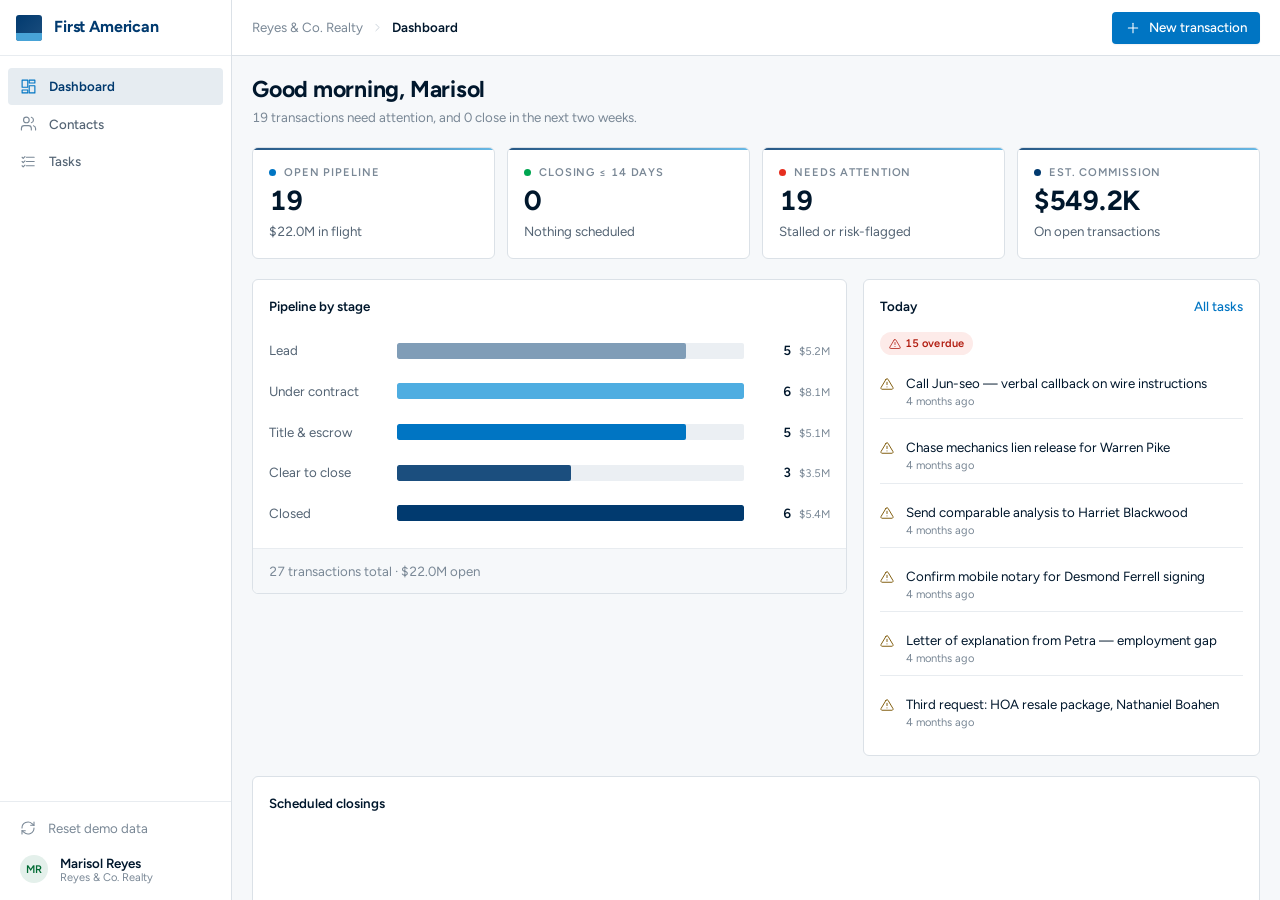
<file: day-2/crm/reference-app/index.html>
<!doctype html>
<html lang="en">
  <head>
    <meta charset="utf-8" />
    <meta name="viewport" content="width=device-width, initial-scale=1" />
    <title>First American — CRM</title>
    <meta
      name="description"
      content="A transaction CRM for a real estate professional, built in the First American design system. Training reference build — all data is fictional."
    />
    <meta name="robots" content="noindex" />

    <!--
      Figtree is First American's brand typeface. Loaded from Google Fonts with
      a system fallback stack, so the app still renders correctly on a machine
      with no network — it just does not look like First American.

      If this is ever deployed somewhere the CDN is blocked, self-host the woff2
      and swap the link for an @font-face rule. That is the only change needed.
    -->
    <link rel="preconnect" href="https://fonts.googleapis.com" />
    <link rel="preconnect" href="https://fonts.gstatic.com" crossorigin />
    <link
      rel="stylesheet"
      href="https://fonts.googleapis.com/css2?family=Figtree:wght@400;500;600;700&display=swap"
    />

    <!--
      Stylesheets, in cascade order. Explicit <link> tags rather than @import
      because @import creates a serial request waterfall the browser cannot
      parallelise, and because listing them here documents what the design
      system contains.

      Order matters: tokens define the variables, base resets the elements,
      components style themselves, app.css holds page layout.
    -->
    <link rel="stylesheet" href="src/styles/tokens.css" />
    <link rel="stylesheet" href="src/styles/base.css" />

    <link rel="stylesheet" href="src/components/Button.css" />
    <link rel="stylesheet" href="src/components/Pill.css" />
    <link rel="stylesheet" href="src/components/Avatar.css" />
    <link rel="stylesheet" href="src/components/Field.css" />
    <link rel="stylesheet" href="src/components/StatCard.css" />
    <link rel="stylesheet" href="src/components/DataTable.css" />
    <link rel="stylesheet" href="src/components/Toolbar.css" />
    <link rel="stylesheet" href="src/components/EmptyState.css" />
    <link rel="stylesheet" href="src/components/Overlay.css" />
    <link rel="stylesheet" href="src/components/Toast.css" />
    <link rel="stylesheet" href="src/components/Tabs.css" />
    <link rel="stylesheet" href="src/components/ProgressTrack.css" />
    <link rel="stylesheet" href="src/components/Timeline.css" />
    <link rel="stylesheet" href="src/components/BarChart.css" />
    <link rel="stylesheet" href="src/components/AppShell.css" />

    <link rel="stylesheet" href="src/styles/app.css" />

    <link
      rel="icon"
      href="data:image/svg+xml,%3Csvg xmlns='http://www.w3.org/2000/svg' viewBox='0 0 32 32'%3E%3Crect width='32' height='32' rx='4' fill='%23013a6f'/%3E%3Crect y='24' width='32' height='8' fill='%234eade1'/%3E%3C/svg%3E"
    />
  </head>

  <body>
    <!--
      The app renders into here. Everything visible on this page is built in
      JavaScript, which is a reasonable trade for an internal tool behind a
      login and a bad one for a public marketing site — worth knowing which
      kind of thing you are building before you copy this pattern.
    -->
    <div id="app"></div>

    <noscript>
      <p style="padding: 2rem; font-family: system-ui">
        This application needs JavaScript enabled.
      </p>
    </noscript>

    <script type="module" src="src/main.js"></script>
  </body>
</html>
</file>
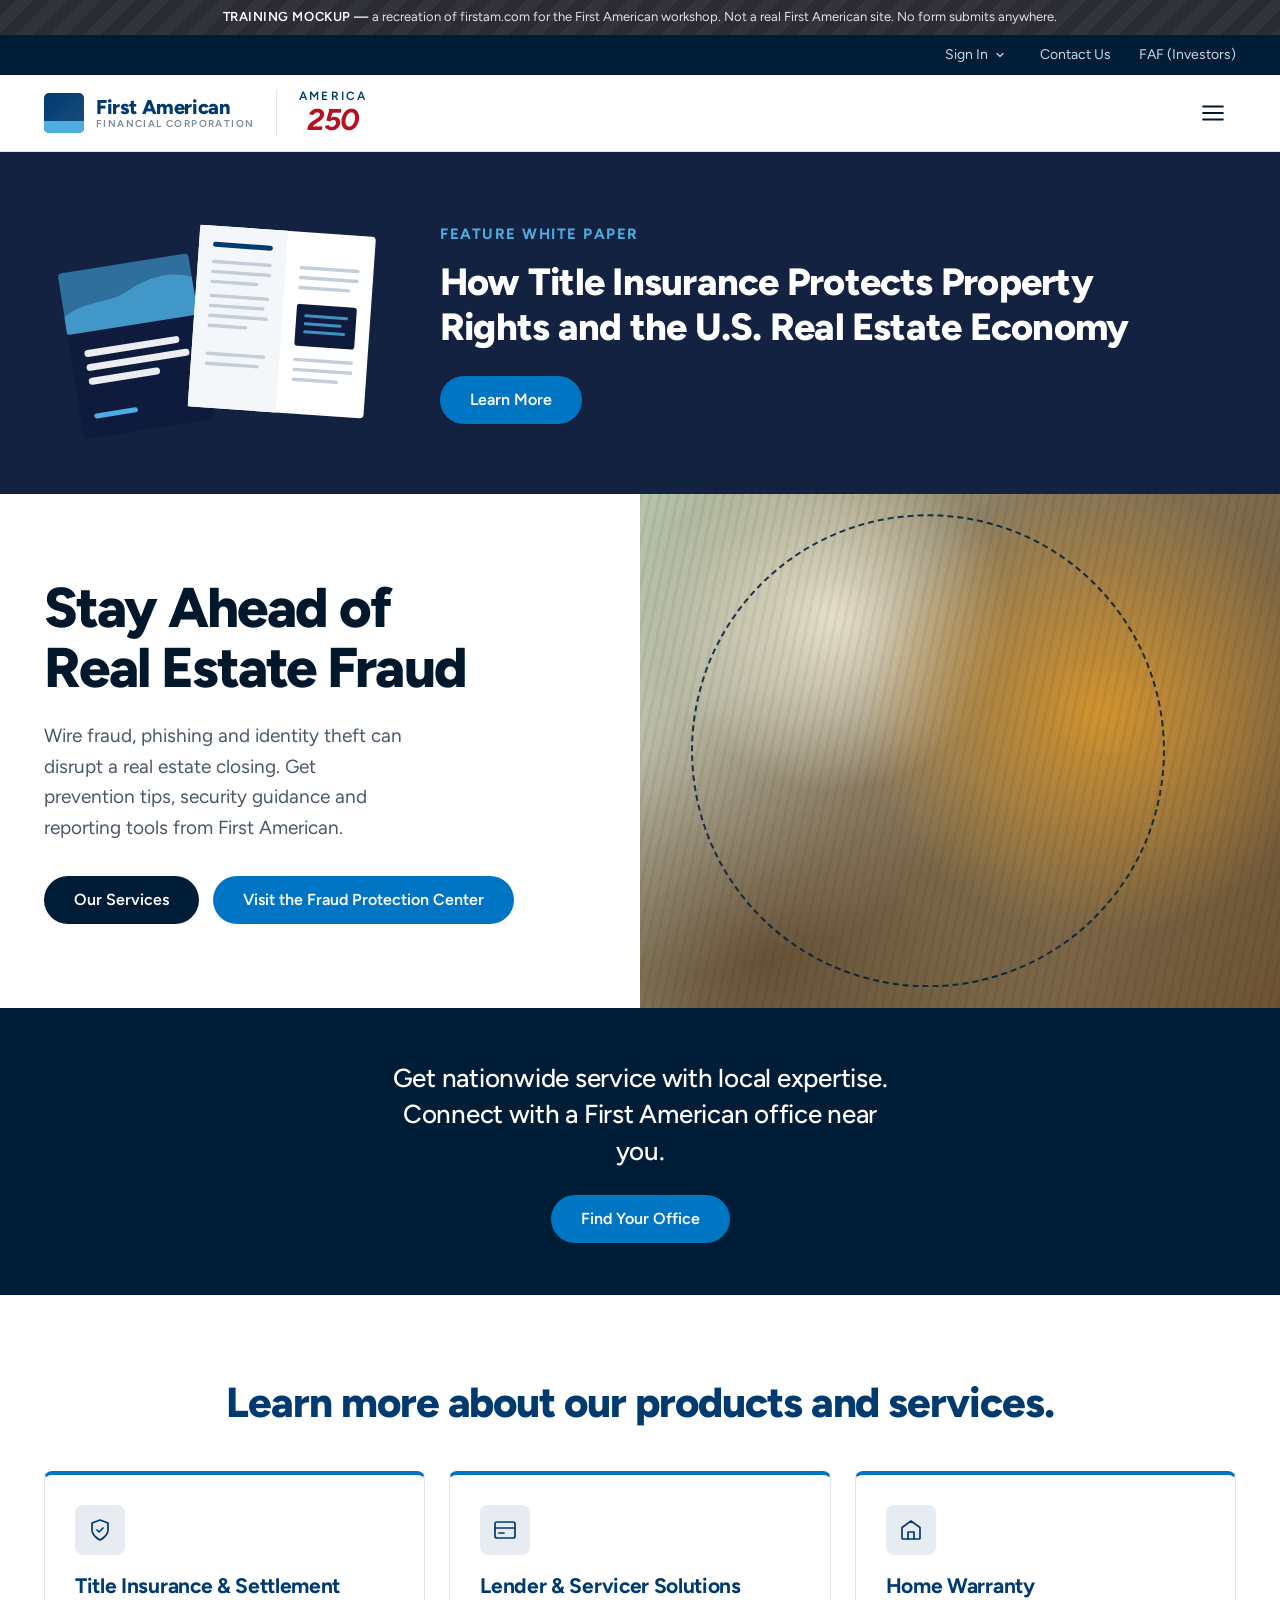
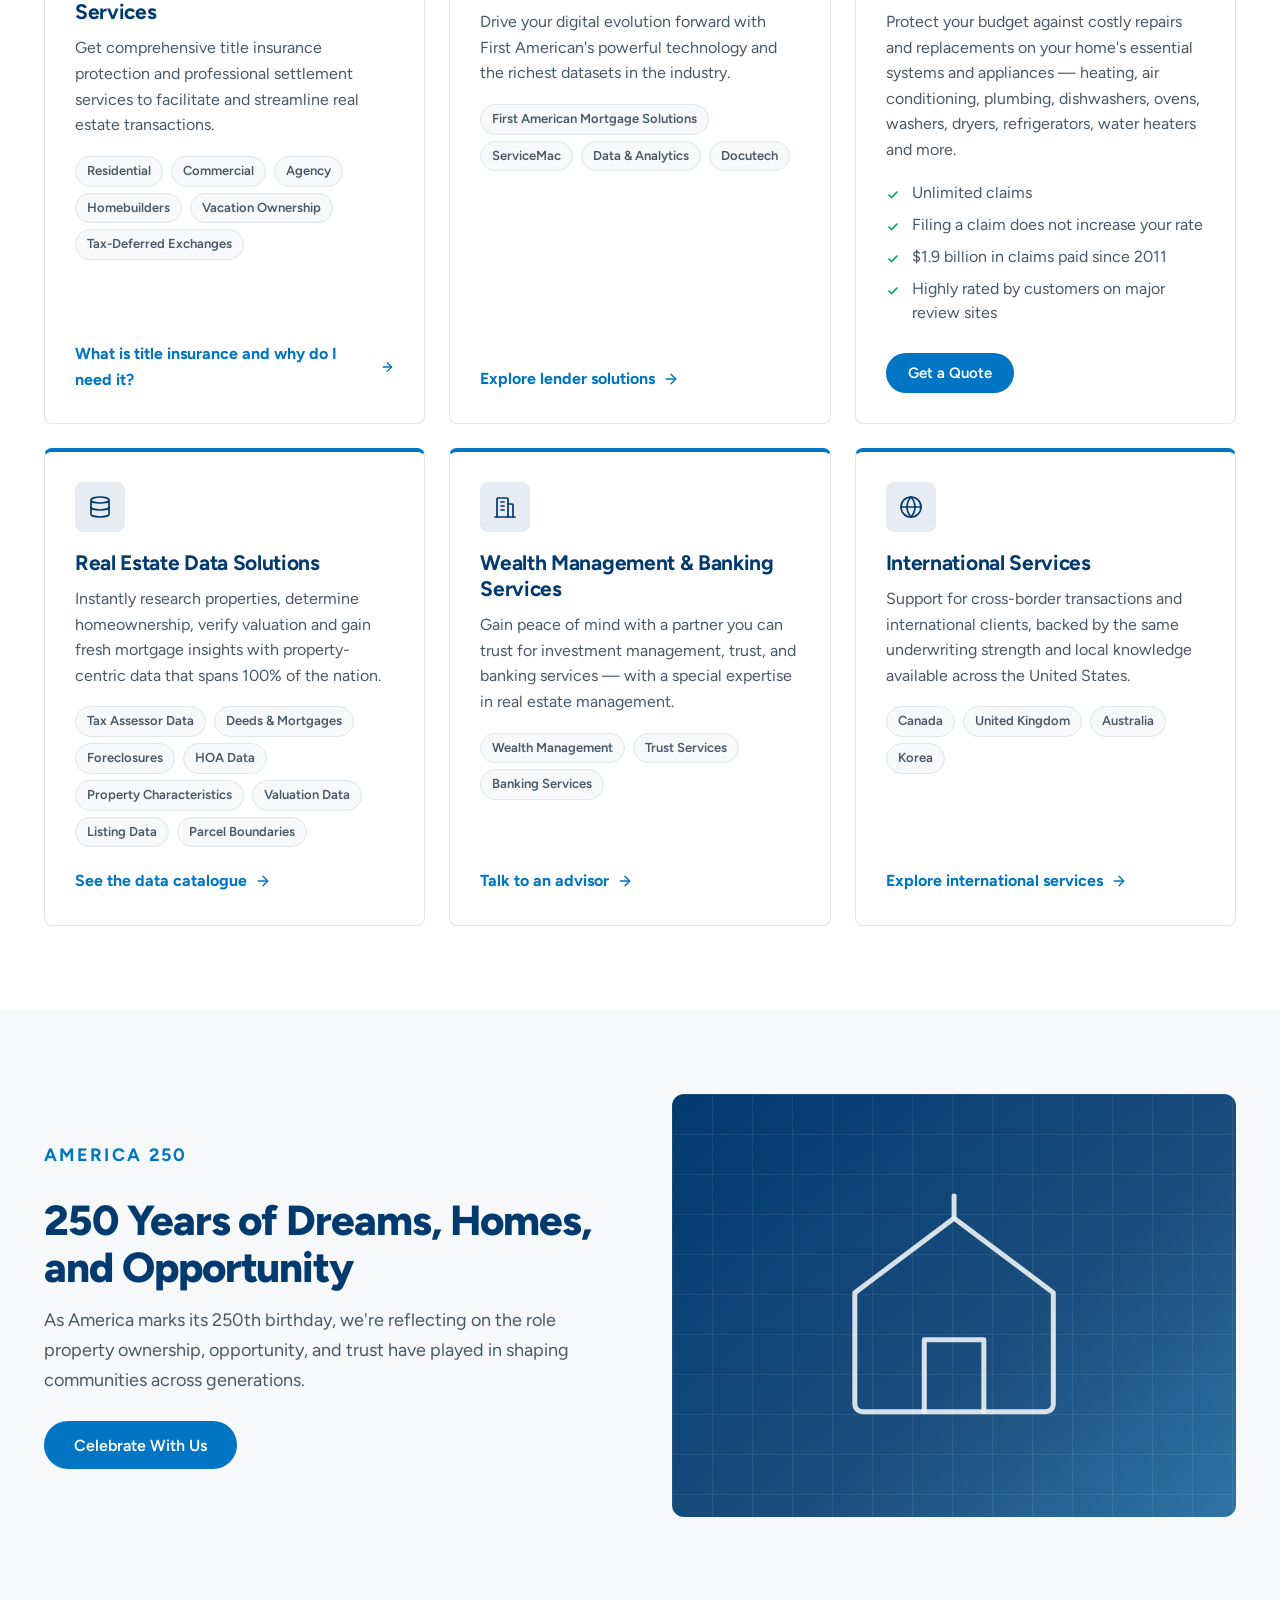
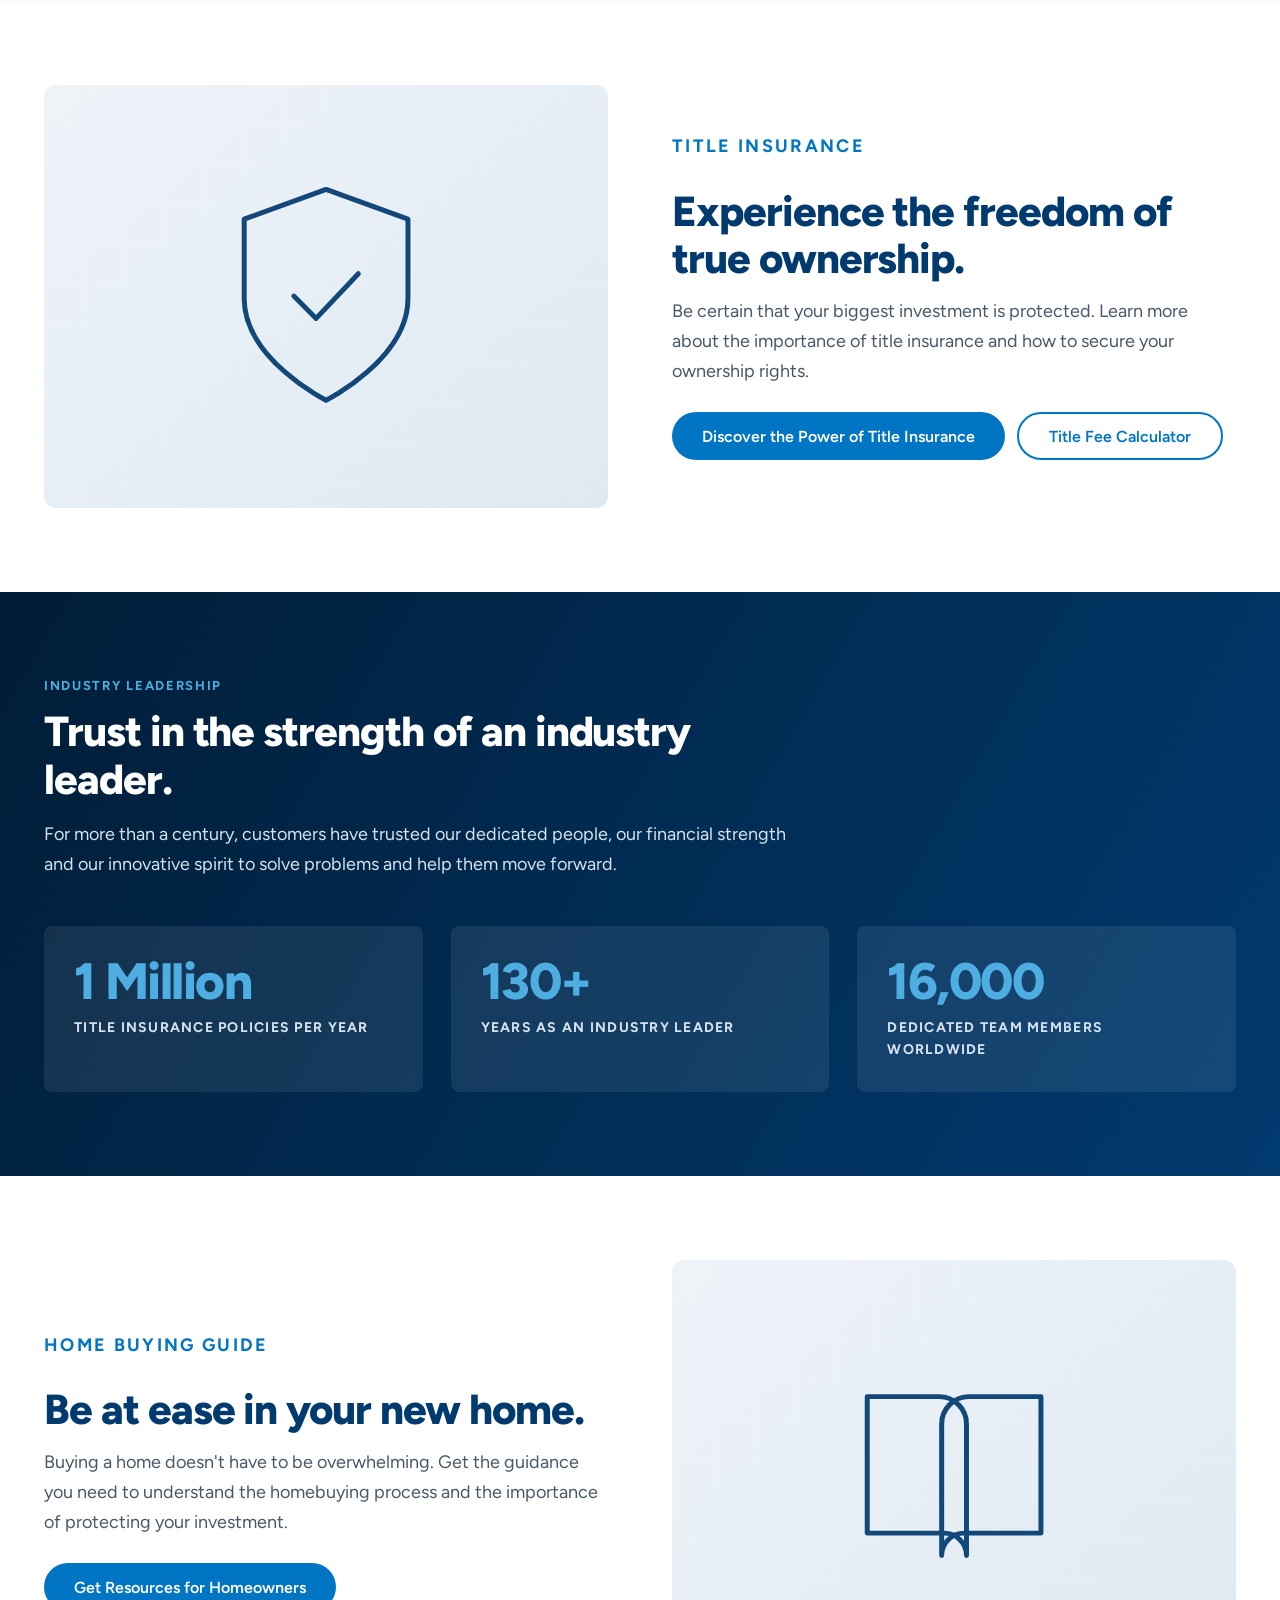
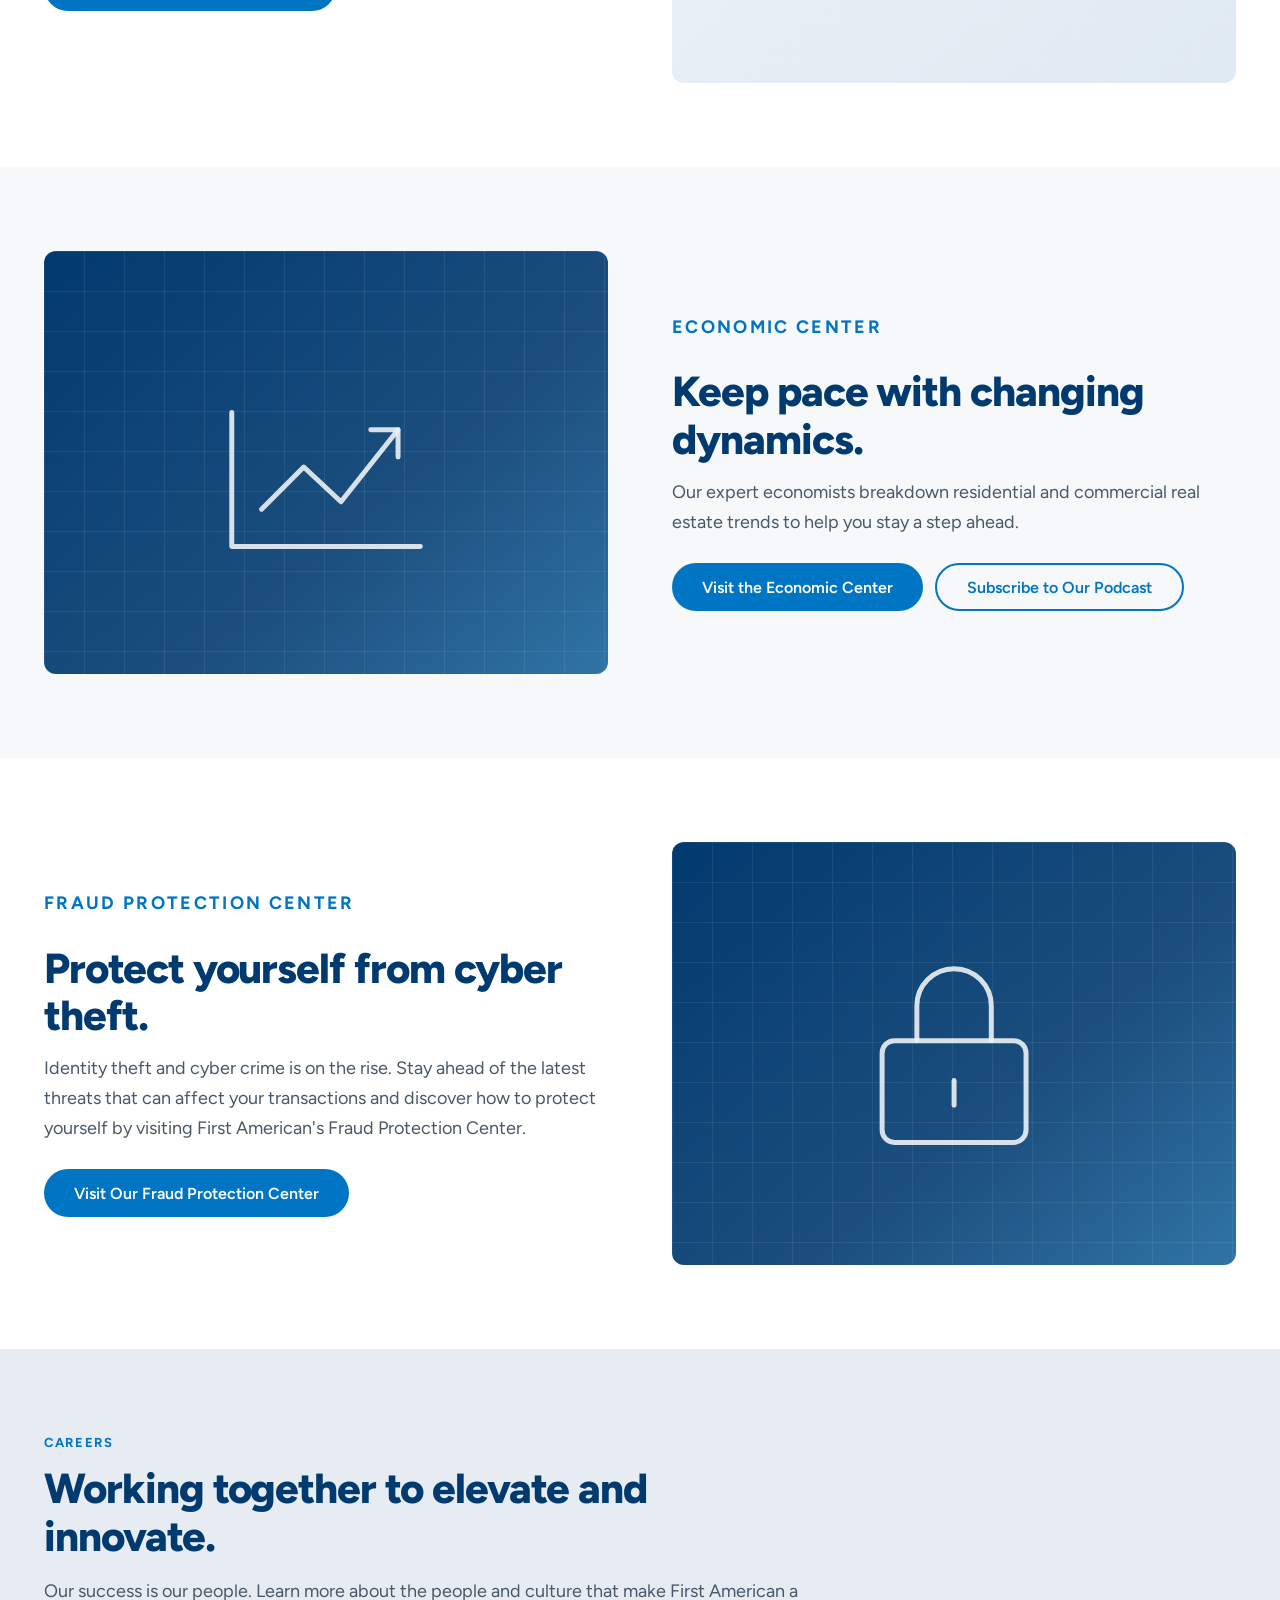
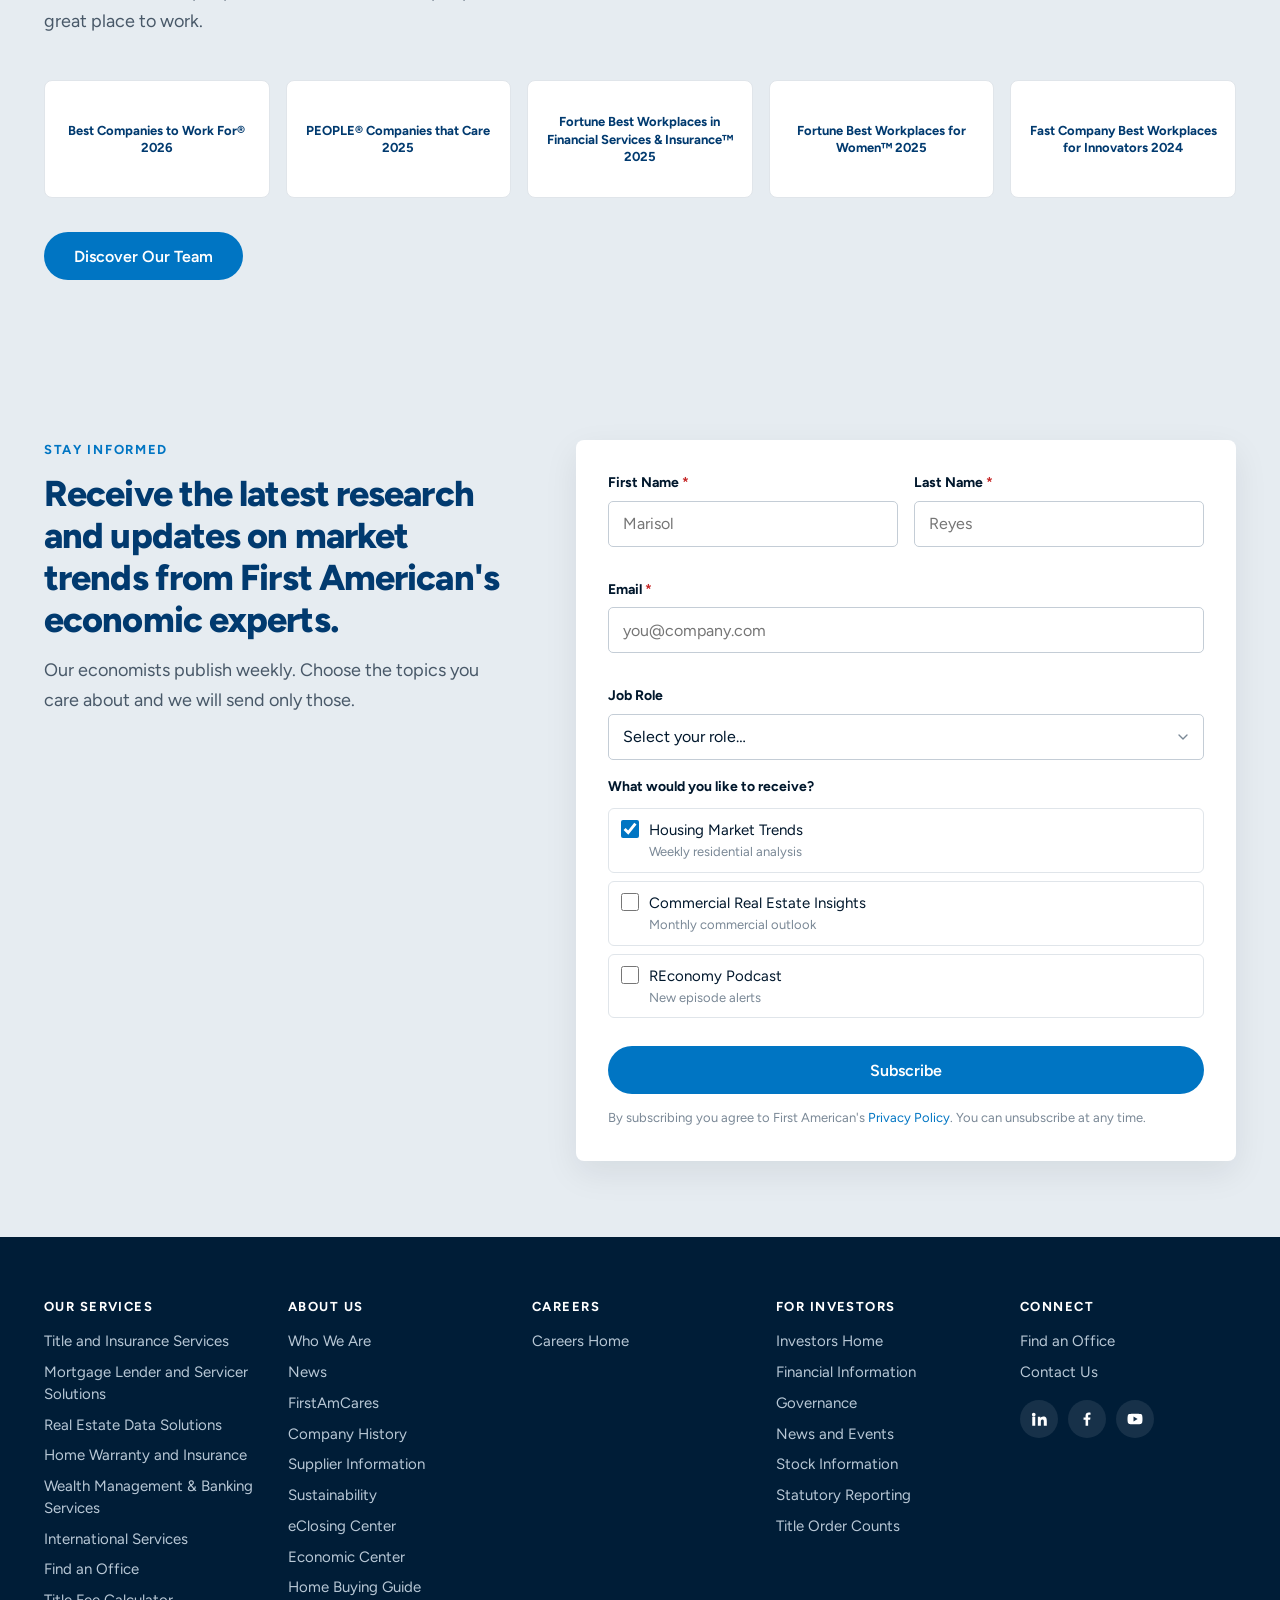
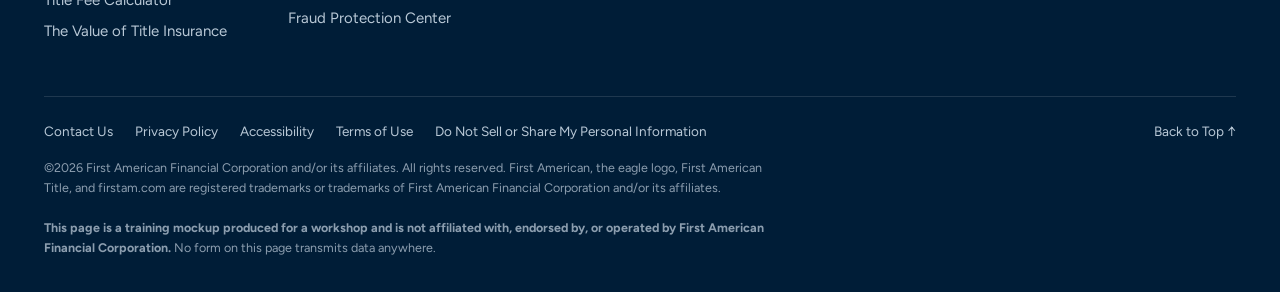
<file: day-2/crm/website-mockup/index.html>
<!doctype html>
<!--
  ============================================================================
  TRAINING MOCKUP — not a real First American property.

  A recreation of firstam.com's homepage for the First American workshop,
  used as the "marketing site" half of the Session 2 story. It shares no code,
  no data and no styles with the CRM in ../reference-app — deliberately. This
  is a single self-contained file: no build, no fetch, no server. Double-click
  it and it works.

  Structure and copy follow the live site so the layout is recognisable. The
  imagery is CSS and inline SVG rather than First American's photography, and
  the logo is an abstract mark rather than their trademark.

  Nothing on this page transmits data. The newsletter form validates and shows
  a confirmation, and that is the whole of it — no back end, no storage, and no
  connection to the CRM.

  To remove the mockup notice bar, delete the <div class="notice"> element.
  ============================================================================
-->
<html lang="en">
  <head>
    <meta charset="utf-8" />
    <meta name="viewport" content="width=device-width, initial-scale=1" />
    <title>First American — homepage mockup (training)</title>
    <meta name="robots" content="noindex, nofollow" />
    <link rel="preconnect" href="https://fonts.googleapis.com" />
    <link rel="preconnect" href="https://fonts.gstatic.com" crossorigin />
    <link
      rel="stylesheet"
      href="https://fonts.googleapis.com/css2?family=Figtree:wght@400;500;600;700;800&display=swap"
    />
    <link
      rel="icon"
      href="data:image/svg+xml,%3Csvg xmlns='http://www.w3.org/2000/svg' viewBox='0 0 32 32'%3E%3Crect width='32' height='32' rx='4' fill='%23013a6f'/%3E%3Crect y='24' width='32' height='8' fill='%234eade1'/%3E%3C/svg%3E"
    />

    <style>
      /* ======================================================================
         TOKENS — the same First American brand values the CRM uses, so the two
         artefacts sit side by side without clashing. Copied rather than
         imported: this file is standalone on purpose.
         ====================================================================== */
      :root {
        --blue: rgb(1, 58, 111);
        --blue-deep: rgb(0, 29, 55);
        --blue-tint-100: rgb(27, 78, 126);
        --blue-tint-900: rgb(230, 236, 241);
        --cyan: #4eade1;
        --action: rgb(0, 117, 195);
        --action-hover: rgb(0, 100, 168);
        --green: rgb(0, 166, 81);
        --white: #fff;

        --ink: rgb(0, 23, 44);
        --body: rgb(72, 88, 104);
        --muted: rgb(122, 136, 150);
        --line: rgb(224, 229, 234);
        --sunken: rgb(246, 248, 250);

        --font: 'Figtree', 'Helvetica Neue', Helvetica, Arial, sans-serif;
        --radius-pill: 25px;
        --radius-card: 8px;
        --shell: 1240px;
        --ease: cubic-bezier(0.22, 1, 0.36, 1);
      }

      *,
      *::before,
      *::after { box-sizing: border-box; }

      body,
      h1, h2, h3, h4, p, figure, ul, ol { margin: 0; }

      ul { padding: 0; list-style: none; }

      html { scroll-behavior: smooth; }

      body {
        font-family: var(--font);
        font-size: 17px;
        line-height: 1.6;
        color: var(--body);
        background: var(--white);
        -webkit-font-smoothing: antialiased;
      }

      a { color: var(--action); text-decoration: none; }
      a:hover { text-decoration: underline; }

      button { font: inherit; cursor: pointer; border: none; background: none; }

      img, svg { display: block; max-width: 100%; }

      :focus-visible {
        outline: 3px solid var(--action);
        outline-offset: 2px;
        border-radius: 2px;
      }

      .shell {
        width: 100%;
        max-width: var(--shell);
        margin: 0 auto;
        padding: 0 24px;
      }

      .sr-only {
        position: absolute; width: 1px; height: 1px; padding: 0; margin: -1px;
        overflow: hidden; clip: rect(0 0 0 0); white-space: nowrap;
      }

      /* --- Buttons ------------------------------------------------------- */
      .btn {
        display: inline-flex;
        align-items: center;
        justify-content: center;
        gap: 10px;
        min-height: 48px;
        padding: 0 30px;
        border-radius: var(--radius-pill);
        font-size: 16px;
        font-weight: 600;
        text-align: center;
        transition: background-color 160ms var(--ease), color 160ms var(--ease),
          border-color 160ms var(--ease), transform 160ms var(--ease);
      }
      .btn:hover { text-decoration: none; transform: translateY(-1px); }

      .btn--primary { background: var(--action); color: var(--white); }
      .btn--primary:hover { background: var(--action-hover); }

      .btn--outline-blue {
        border: 2px solid var(--action);
        color: var(--action);
        background: transparent;
      }
      .btn--outline-blue:hover { background: var(--action); color: var(--white); }

      /* The live site pairs a navy button with the blue one in the hero. */
      .btn--navy { background: var(--blue-deep); color: var(--white); }
      .btn--navy:hover { background: var(--blue); }

      .btn--sm { min-height: 40px; padding: 0 22px; font-size: 15px; }

      /* ======================================================================
         MOCKUP NOTICE — delete this block and the .notice element to remove.
         ====================================================================== */
      .notice {
        position: relative;
        z-index: 60;
        background: repeating-linear-gradient(
          135deg, #2b2b33, #2b2b33 12px, #33333c 12px, #33333c 24px
        );
        color: #fff;
        font-size: 13px;
        font-weight: 600;
        letter-spacing: 0.04em;
        text-align: center;
        padding: 7px 16px;
      }
      .notice span { opacity: 0.85; font-weight: 400; letter-spacing: 0; }

      /* ======================================================================
         UTILITY BAR
         ====================================================================== */
      .utility {
        background: var(--blue-deep);
        color: rgb(200, 214, 226);
        font-size: 14px;
      }
      .utility .shell {
        display: flex;
        justify-content: flex-end;
        align-items: center;
        gap: 28px;
        min-height: 40px;
      }
      .utility a, .utility button {
        color: inherit;
        display: inline-flex;
        align-items: center;
        gap: 6px;
      }
      .utility a:hover, .utility button:hover { color: var(--white); text-decoration: none; }

      /* Sign-in dropdown ---------------------------------------------------- */
      .signin { position: relative; }
      .signin__panel {
        position: absolute;
        top: calc(100% + 6px);
        right: 0;
        z-index: 70;
        min-width: 250px;
        padding: 8px;
        border-radius: var(--radius-card);
        background: var(--white);
        box-shadow: 0 18px 44px rgb(0 23 44 / 0.22);
        display: none;
      }
      .signin.is-open .signin__panel { display: block; }
      .signin__panel a {
        display: block;
        padding: 9px 14px;
        border-radius: 4px;
        color: var(--ink);
        font-size: 15px;
      }
      .signin__panel a:hover { background: var(--blue-tint-900); color: var(--blue); }

      /* ======================================================================
         MASTHEAD
         ====================================================================== */
      .masthead {
        position: sticky;
        top: 0;
        z-index: 50;
        background: var(--white);
        border-bottom: 1px solid var(--line);
      }
      .masthead .shell {
        display: flex;
        align-items: center;
        gap: 40px;
        min-height: 76px;
      }

      .logo { display: flex; align-items: center; gap: 12px; }
      .logo:hover { text-decoration: none; }
      .logo__mark {
        width: 40px; height: 40px; flex: none;
        border-radius: 5px;
        background: linear-gradient(140deg, var(--blue) 0%, var(--blue-tint-100) 100%);
        position: relative; overflow: hidden;
      }
      .logo__mark::after {
        content: ''; position: absolute; inset: auto 0 0 0; height: 12px; background: var(--cyan);
      }
      .logo__text { display: flex; flex-direction: column; line-height: 1.1; }
      .logo__name {
        font-size: 20px; font-weight: 800; color: var(--blue); letter-spacing: -0.02em;
      }
      .logo__tag {
        font-size: 10px; font-weight: 600; letter-spacing: 0.14em;
        text-transform: uppercase; color: var(--muted);
      }

      /* America 250 lockup — the live site pairs the brand mark with this
         anniversary logo, separated by a hairline rule. */
      .lockup {
        display: flex; align-items: center; gap: 22px; margin-left: 0;
      }
      .lockup__rule { width: 1px; height: 46px; background: var(--line); }
      .a250 { display: flex; flex-direction: column; align-items: center; line-height: 1; }
      .a250__word {
        font-size: 12px; font-weight: 600; letter-spacing: 0.17em;
        text-transform: uppercase; color: var(--blue); margin-bottom: 3px;
      }
      .a250__num {
        font-family: 'Figtree', Georgia, serif;
        font-size: 30px; font-weight: 700; font-style: italic;
        letter-spacing: -0.01em; color: #b3121f;
      }

      /* Hamburger — the live site uses one at every width, not just mobile. */
      .navtoggle {
        display: grid; place-items: center; margin-left: auto;
        width: 46px; height: 46px; border-radius: 6px; color: var(--ink);
      }
      .navtoggle:hover { background: var(--sunken); color: var(--blue); }

      /* Slide-out navigation ------------------------------------------------ */
      .navdrawer { position: fixed; inset: 0; z-index: 90; display: none; }
      .navdrawer.is-open { display: block; }
      .navdrawer__backdrop {
        position: absolute; inset: 0; background: rgb(0 23 44 / 0.45);
        opacity: 0; transition: opacity 200ms var(--ease);
      }
      .navdrawer.is-visible .navdrawer__backdrop { opacity: 1; }
      .navdrawer__panel {
        position: absolute; inset: 0 0 0 auto;
        width: min(420px, 100%);
        display: flex; flex-direction: column;
        background: var(--white);
        box-shadow: -18px 0 60px rgb(0 23 44 / 0.28);
        transform: translateX(100%);
        transition: transform 260ms var(--ease);
      }
      .navdrawer.is-visible .navdrawer__panel { transform: translateX(0); }
      .navdrawer__head {
        display: flex; align-items: center; justify-content: space-between;
        padding: 20px 24px; border-bottom: 1px solid var(--line);
      }
      .navdrawer__close {
        display: grid; place-items: center;
        width: 40px; height: 40px; border-radius: 50%;
        color: var(--blue); background: var(--sunken);
      }
      .navdrawer__close:hover { background: var(--blue-tint-900); }
      .navdrawer__body { flex: 1; overflow-y: auto; padding: 8px 16px 28px; }
      .navdrawer h3 {
        font-size: 12px; font-weight: 700; letter-spacing: 0.12em;
        text-transform: uppercase; color: var(--muted);
        padding: 20px 12px 8px;
      }
      .navdrawer a {
        display: block; padding: 10px 12px; border-radius: 6px;
        color: var(--ink); font-size: 16px; font-weight: 500;
      }
      .navdrawer a:hover { background: var(--blue-tint-900); color: var(--blue); text-decoration: none; }
      .navdrawer__foot {
        padding: 18px 24px; border-top: 1px solid var(--line); background: var(--sunken);
      }

      /* ======================================================================
         HERO
         ====================================================================== */
      /* Two columns, white background, photo bleeding off the right edge —
         the shape the live site uses. The text column is padded so it lines up
         with the shell while the media column runs to the viewport edge. */
      .hero { background: var(--white); }
      .hero__grid {
        display: grid;
        grid-template-columns: repeat(2, minmax(0, 1fr));
        align-items: center;
      }
      .hero__text {
        padding: 84px 56px 84px max(24px, calc((100vw - var(--shell)) / 2 + 24px));
      }
      .hero h1 {
        font-size: clamp(38px, 4.4vw, 56px);
        font-weight: 800;
        line-height: 1.08;
        letter-spacing: -0.03em;
        color: var(--ink);
        margin-bottom: 22px;
        max-width: 12ch;
      }
      .hero p {
        font-size: 19px;
        line-height: 1.62;
        color: var(--body);
        max-width: 30ch;
        margin-bottom: 32px;
      }
      .hero__ctas { display: flex; flex-wrap: wrap; gap: 14px; }

      /* Stand-in for the site's photograph. A soft, out-of-focus warm scene
         built from layered gradients — it reads as photography without being a
         picture of a real person, and it keeps this file self-contained. */
      .hero__media {
        position: relative;
        align-self: stretch;
        min-height: 460px;
        overflow: hidden;
        background:
          radial-gradient(60% 70% at 72% 42%, rgb(214, 149, 46, 0.95), transparent 62%),
          radial-gradient(46% 56% at 30% 24%, rgb(233, 226, 205, 0.95), transparent 60%),
          radial-gradient(70% 80% at 20% 90%, rgb(96, 74, 48, 0.85), transparent 65%),
          linear-gradient(120deg, #b8c6ae 0%, #8a7a5c 42%, #6d5334 100%);
      }
      .hero__media::before {
        content: '';
        position: absolute; inset: 0;
        backdrop-filter: blur(0.5px);
        background:
          repeating-linear-gradient(102deg, rgb(0 0 0 / 0.05) 0 3px, transparent 3px 9px),
          radial-gradient(120% 100% at 0% 50%, rgb(255 255 255 / 0.28), transparent 45%);
      }
      /* The dashed arc the live site draws over its hero photo. */
      .hero__arc {
        position: absolute;
        top: 50%; left: 8%;
        width: 74%; aspect-ratio: 1;
        transform: translateY(-50%);
        border: 2px dashed var(--blue-deep);
        border-radius: 50%;
        opacity: 0.85;
      }

      /* Office strip — dark navy, centred. ---------------------------------- */
      .officestrip { background: var(--blue-deep); color: var(--white); text-align: center; }
      .officestrip .shell { padding-top: 52px; padding-bottom: 52px; }
      .officestrip p {
        font-size: clamp(20px, 2.2vw, 26px); font-weight: 500;
        line-height: 1.4; letter-spacing: -0.01em;
        max-width: 30ch; margin: 0 auto 26px;
      }

      /* ======================================================================
         WHITE PAPER BANNER — the "Join Email List" entry point
         ====================================================================== */
      .whitepaper { background: rgb(20, 34, 66); color: var(--white); }
      .whitepaper .shell {
        display: grid;
        grid-template-columns: minmax(0, 340px) minmax(0, 1fr);
        align-items: center;
        gap: 56px;
        padding-top: 46px; padding-bottom: 46px;
      }
      .whitepaper__label {
        font-size: 15px; font-weight: 700; letter-spacing: 0.1em;
        text-transform: uppercase; color: var(--cyan); margin-bottom: 14px;
      }
      .whitepaper h2 {
        font-size: clamp(26px, 3vw, 38px); font-weight: 800;
        line-height: 1.18; letter-spacing: -0.02em; margin-bottom: 26px;
        max-width: 720px;
      }

      /* ======================================================================
         SECTIONS
         ====================================================================== */
      .section { padding: 84px 0; }
      .section--sunken { background: var(--sunken); }
      .section--tint { background: var(--blue-tint-900); }

      .section__head { max-width: 760px; margin-bottom: 44px; }
      .section__head--center { max-width: 900px; margin-inline: auto; text-align: center; }
      .section__eyebrow {
        font-size: 13px; font-weight: 700; letter-spacing: 0.13em;
        text-transform: uppercase; color: var(--action); margin-bottom: 12px;
      }
      .section h2 {
        font-size: clamp(28px, 3.4vw, 42px);
        font-weight: 800; line-height: 1.14; letter-spacing: -0.025em;
        color: var(--blue); margin-bottom: 16px;
      }
      .section__lede { font-size: 18px; line-height: 1.65; }

      /* Service cards ------------------------------------------------------- */
      .cards { display: grid; grid-template-columns: repeat(3, minmax(0, 1fr)); gap: 24px; }
      .card {
        display: flex; flex-direction: column;
        padding: 30px;
        border: 1px solid var(--line);
        border-top: 4px solid var(--action);
        border-radius: var(--radius-card);
        background: var(--white);
        transition: box-shadow 180ms var(--ease), transform 180ms var(--ease);
      }
      .card:hover { box-shadow: 0 16px 40px rgb(0 23 44 / 0.10); transform: translateY(-3px); }
      .card__icon {
        display: grid; place-items: center;
        width: 50px; height: 50px; margin-bottom: 18px;
        border-radius: 8px;
        background: var(--blue-tint-900);
        color: var(--blue);
      }
      .card h3 {
        font-size: 21px; font-weight: 700; color: var(--blue);
        line-height: 1.25; letter-spacing: -0.015em; margin-bottom: 10px;
      }
      .card p { font-size: 16px; line-height: 1.6; margin-bottom: 18px; }
      .card__links { display: flex; flex-wrap: wrap; gap: 6px 8px; margin-bottom: 20px; }
      .card__links li {
        font-size: 13px; font-weight: 600; color: var(--body);
        padding: 4px 11px; border: 1px solid var(--line);
        border-radius: var(--radius-pill); background: var(--sunken);
      }
      .card__foot { margin-top: auto; }
      .card__cta {
        display: inline-flex; align-items: center; gap: 8px;
        font-weight: 700; font-size: 16px;
      }
      .card__cta svg { transition: transform 160ms var(--ease); }
      .card:hover .card__cta svg { transform: translateX(4px); }

      .card ul.bullets { margin-bottom: 20px; }
      .card ul.bullets li {
        position: relative; padding-left: 26px; margin-bottom: 8px;
        font-size: 16px; line-height: 1.5;
      }
      .card ul.bullets li::before {
        content: ''; position: absolute; left: 0; top: 7px;
        width: 15px; height: 15px; border-radius: 50%;
        background: var(--green);
        -webkit-mask: url("data:image/svg+xml,%3Csvg xmlns='http://www.w3.org/2000/svg' viewBox='0 0 24 24' fill='none' stroke='black' stroke-width='3.4' stroke-linecap='round' stroke-linejoin='round'%3E%3Cpath d='m20 6-11 11-5-5'/%3E%3C/svg%3E") center / 12px no-repeat,
                linear-gradient(#000, #000);
        -webkit-mask-composite: xor;
        mask: url("data:image/svg+xml,%3Csvg xmlns='http://www.w3.org/2000/svg' viewBox='0 0 24 24' fill='none' stroke='black' stroke-width='3.4' stroke-linecap='round' stroke-linejoin='round'%3E%3Cpath d='m20 6-11 11-5-5'/%3E%3C/svg%3E") center / 12px no-repeat;
      }

      /* Split feature ------------------------------------------------------- */
      .split {
        display: grid;
        grid-template-columns: repeat(2, minmax(0, 1fr));
        align-items: center;
        gap: 64px;
      }
      .split--flip .split__text { order: 2; }
      .split h2 { margin-bottom: 14px; }
      .split p { font-size: 18px; line-height: 1.65; margin-bottom: 26px; }
      .split__ctas { display: flex; flex-wrap: wrap; gap: 12px; }

      .visual {
        aspect-ratio: 4 / 3;
        border-radius: 12px;
        background: linear-gradient(140deg, var(--blue) 0%, var(--blue-tint-100) 60%, var(--cyan) 160%);
        position: relative;
        overflow: hidden;
        display: grid;
        place-items: center;
        color: rgb(255 255 255 / 0.9);
      }
      .visual::after {
        content: '';
        position: absolute; inset: 0;
        background-image:
          linear-gradient(rgb(255 255 255 / 0.07) 1px, transparent 1px),
          linear-gradient(90deg, rgb(255 255 255 / 0.07) 1px, transparent 1px);
        background-size: 40px 40px;
      }
      .visual svg { position: relative; z-index: 1; width: 44%; height: auto; opacity: 0.92; }
      .visual--light { background: linear-gradient(140deg, #eef3f8 0%, #dfe9f2 100%); color: var(--blue); }

      /* Stats --------------------------------------------------------------- */
      .stats {
        display: grid; grid-template-columns: repeat(3, minmax(0, 1fr)); gap: 28px;
        margin-top: 46px;
      }
      .stat { padding: 30px; border-radius: var(--radius-card); background: rgb(255 255 255 / 0.08); }
      .stat__value {
        font-size: clamp(36px, 4vw, 52px); font-weight: 800;
        line-height: 1; letter-spacing: -0.03em; color: var(--cyan); margin-bottom: 10px;
      }
      .stat__label {
        font-size: 14px; font-weight: 700; letter-spacing: 0.09em;
        text-transform: uppercase; color: rgb(214, 227, 238);
      }

      .section--dark {
        background: linear-gradient(120deg, var(--blue-deep) 0%, var(--blue) 100%);
        color: rgb(214, 227, 238);
      }
      .section--dark h2 { color: var(--white); }

      /* Awards -------------------------------------------------------------- */
      .awards {
        display: grid; grid-template-columns: repeat(5, minmax(0, 1fr)); gap: 16px; margin-top: 36px;
      }
      .award {
        display: grid; place-items: center; text-align: center;
        min-height: 118px; padding: 18px 14px;
        border: 1px solid var(--line); border-radius: var(--radius-card);
        background: var(--white);
        font-size: 13px; font-weight: 700; line-height: 1.35; color: var(--blue);
      }

      /* Newsletter ---------------------------------------------------------- */
      .newsletter { background: var(--blue-tint-900); }
      .newsletter .shell { padding-top: 76px; padding-bottom: 76px; }
      .newsletter__grid {
        display: grid; grid-template-columns: minmax(0, 5fr) minmax(0, 7fr); gap: 60px;
        align-items: start;
      }
      .newsletter h2 { font-size: clamp(26px, 3vw, 36px); }

      .formcard {
        padding: 32px; border-radius: var(--radius-card);
        background: var(--white); box-shadow: 0 12px 34px rgb(0 23 44 / 0.08);
      }
      .fieldrow { display: grid; grid-template-columns: repeat(2, minmax(0, 1fr)); gap: 16px; }
      .field { display: flex; flex-direction: column; gap: 6px; margin-bottom: 16px; }
      .field--full { grid-column: 1 / -1; }
      .field label { font-size: 14px; font-weight: 700; color: var(--ink); }
      .field .req { color: #c62828; }
      .field input, .field select {
        width: 100%; height: 46px; padding: 0 14px;
        border: 1px solid rgb(196, 205, 214); border-radius: 5px;
        font: inherit; font-size: 16px; color: var(--ink); background: var(--white);
      }
      .field select {
        appearance: none; padding-right: 40px; cursor: pointer;
        background-image: url("data:image/svg+xml,%3Csvg xmlns='http://www.w3.org/2000/svg' width='16' height='16' viewBox='0 0 24 24' fill='none' stroke='%237a8896' stroke-width='2' stroke-linecap='round' stroke-linejoin='round'%3E%3Cpath d='m6 9 6 6 6-6'/%3E%3C/svg%3E");
        background-repeat: no-repeat; background-position: right 12px center;
      }
      .field input:focus, .field select:focus {
        outline: none; border-color: var(--action);
        box-shadow: 0 0 0 3px rgb(0 117 195 / 0.16);
      }
      .field input:invalid:not(:placeholder-shown) { border-color: #c62828; }

      .checkgroup { margin-bottom: 20px; }
      .checkgroup__legend {
        font-size: 14px; font-weight: 700; color: var(--ink);
        margin-bottom: 10px; padding: 0;
      }
      .check {
        display: flex; align-items: flex-start; gap: 10px;
        padding: 9px 12px; margin-bottom: 8px;
        border: 1px solid var(--line); border-radius: 6px;
        font-size: 15px; cursor: pointer;
        transition: border-color 140ms var(--ease), background-color 140ms var(--ease);
      }
      .check:hover { border-color: var(--action); background: var(--sunken); }
      .check input { width: 18px; height: 18px; margin: 2px 0 0; accent-color: var(--action); flex: none; }
      .check span { color: var(--ink); }
      .check small { display: block; color: var(--muted); font-size: 13px; }

      .formnote { font-size: 13px; line-height: 1.55; color: var(--muted); margin-top: 14px; }

      body.is-locked { overflow: hidden; }

      /* Success state ------------------------------------------------------- */
      .success { text-align: center; padding: 26px 10px 14px; }
      .success__icon {
        display: grid; place-items: center;
        width: 66px; height: 66px; margin: 0 auto 20px;
        border-radius: 50%; background: rgb(230, 246, 237); color: rgb(0, 122, 60);
      }
      .success h3 {
        font-size: 24px; font-weight: 800; color: var(--blue);
        letter-spacing: -0.02em; margin-bottom: 10px;
      }
      .success p { font-size: 16px; line-height: 1.6; max-width: 42ch; margin: 0 auto 8px; }
      .success strong { color: var(--ink); }
      .success .tag {
        display: inline-block; margin-top: 14px; padding: 6px 14px;
        border-radius: var(--radius-pill); background: var(--sunken);
        border: 1px solid var(--line);
        font-size: 13px; color: var(--muted);
      }

      /* ======================================================================
         FOOTER
         ====================================================================== */
      .footer { background: var(--blue-deep); color: rgb(184, 200, 214); font-size: 15px; }
      .footer .shell { padding-top: 60px; padding-bottom: 34px; }
      .footer__grid {
        display: grid;
        grid-template-columns: repeat(5, minmax(0, 1fr));
        gap: 36px 28px;
      }
      .footer h3 {
        font-size: 13px; font-weight: 700; letter-spacing: 0.11em;
        text-transform: uppercase; color: var(--white); margin-bottom: 14px;
      }
      .footer li { margin-bottom: 9px; line-height: 1.45; }
      .footer a { color: inherit; }
      .footer a:hover { color: var(--white); }

      .socials { display: flex; gap: 10px; margin-top: 16px; }
      .socials a {
        display: grid; place-items: center;
        width: 38px; height: 38px; border-radius: 50%;
        background: rgb(255 255 255 / 0.09); color: var(--white);
      }
      .socials a:hover { background: var(--action); }

      .footer__legal {
        margin-top: 44px; padding-top: 24px;
        border-top: 1px solid rgb(255 255 255 / 0.12);
        display: flex; flex-wrap: wrap; align-items: center; gap: 10px 22px;
        font-size: 13.5px;
      }
      .footer__legal .spacer { margin-left: auto; }
      .footer__fineprint {
        margin-top: 16px; font-size: 12.5px; line-height: 1.6;
        color: rgb(140, 158, 175); max-width: 92ch;
      }

      /* ======================================================================
         RESPONSIVE
         ====================================================================== */
      @media (max-width: 1080px) {
        .cards { grid-template-columns: repeat(2, minmax(0, 1fr)); }
        .awards { grid-template-columns: repeat(3, minmax(0, 1fr)); }
        .footer__grid { grid-template-columns: repeat(3, minmax(0, 1fr)); }
      }

      @media (max-width: 940px) {
        .utility .shell > a, .signin { display: none; }
        .utility .shell { justify-content: flex-end; min-height: 34px; }
        .lockup { gap: 14px; }
        .lockup__rule { height: 36px; }
        .a250__num { font-size: 24px; }

        .split, .newsletter__grid, .whitepaper .shell {
          grid-template-columns: minmax(0, 1fr); gap: 34px;
        }
        .split--flip .split__text { order: 0; }
        .whitepaper__figure { max-width: 320px; }

        /* Stack the hero: text first, then the image as a banner strip. */
        .hero__grid { grid-template-columns: minmax(0, 1fr); }
        .hero__text { padding: 56px 24px; }
        .hero h1, .hero p { max-width: none; }
        .hero__media { min-height: 260px; order: -1; }

        .section { padding: 60px 0; }
        .stats { grid-template-columns: minmax(0, 1fr); gap: 16px; }
      }

      @media (max-width: 680px) {
        body { font-size: 16px; }
        .cards, .awards, .footer__grid, .fieldrow { grid-template-columns: minmax(0, 1fr); }
        .hero__ctas .btn, .split__ctas .btn { width: 100%; }
        .footer__legal .spacer { margin-left: 0; }
      }

      @media (prefers-reduced-motion: reduce) {
        *, *::before, *::after {
          animation-duration: 0.01ms !important;
          transition-duration: 0.01ms !important;
          scroll-behavior: auto !important;
        }
      }
    </style>
  </head>

  <body>
    <!-- Delete this element to remove the mockup marker. -->
    <div class="notice">
      TRAINING MOCKUP — <span>a recreation of firstam.com for the First American workshop. Not a real First American site. No form submits anywhere.</span>
    </div>

    <a class="sr-only" href="#main">Skip to main content</a>

    <!-- ================================================================== -->
    <!-- UTILITY BAR                                                        -->
    <!-- ================================================================== -->
    <div class="utility">
      <div class="shell">
        <div class="signin" id="signin">
          <button type="button" id="signinToggle" aria-expanded="false" aria-controls="signinPanel">
            Sign In
            <svg width="12" height="12" viewBox="0 0 24 24" fill="none" stroke="currentColor" stroke-width="2.4" stroke-linecap="round" stroke-linejoin="round" aria-hidden="true"><path d="m6 9 6 6 6-6"/></svg>
          </button>
          <div class="signin__panel" id="signinPanel">
            <a href="#">Transactions Portal</a>
            <a href="#">FirstAm IgniteRE™</a>
            <a href="#">ClarityFirst®</a>
            <a href="#">AgentNet®</a>
            <a href="#">Home Warranty</a>
            <a href="#">DataTree.com</a>
            <a href="#">myFirstAm®</a>
          </div>
        </div>
        <a href="#">Contact Us</a>
        <a href="#">FAF (Investors)</a>
      </div>
    </div>

    <!-- ================================================================== -->
    <!-- MASTHEAD                                                           -->
    <!-- ================================================================== -->
    <header class="masthead">
      <div class="shell">
        <div class="lockup">
          <a class="logo" href="#" aria-label="First American — home">
            <span class="logo__mark" aria-hidden="true"></span>
            <span class="logo__text">
              <span class="logo__name">First American</span>
              <span class="logo__tag">Financial Corporation</span>
            </span>
          </a>
          <span class="lockup__rule" aria-hidden="true"></span>
          <span class="a250" aria-label="America 250">
            <span class="a250__word">America</span>
            <span class="a250__num">250</span>
          </span>
        </div>

        <button class="navtoggle" type="button" id="navToggle" aria-label="Open navigation" aria-expanded="false" aria-controls="navDrawer">
          <svg width="26" height="26" viewBox="0 0 24 24" fill="none" stroke="currentColor" stroke-width="2" stroke-linecap="round" aria-hidden="true"><path d="M3 6h18M3 12h18M3 18h18"/></svg>
        </button>
      </div>
    </header>

    <!-- Slide-out navigation ------------------------------------------------ -->
    <div class="navdrawer" id="navDrawer" role="dialog" aria-modal="true" aria-label="Main navigation" hidden>
      <div class="navdrawer__backdrop" data-close-nav></div>
      <nav class="navdrawer__panel">
        <div class="navdrawer__head">
          <span class="logo__name">First American</span>
          <button class="navdrawer__close" type="button" data-close-nav aria-label="Close navigation">
            <svg width="18" height="18" viewBox="0 0 24 24" fill="none" stroke="currentColor" stroke-width="2.2" stroke-linecap="round" aria-hidden="true"><path d="M18 6 6 18M6 6l12 12"/></svg>
          </button>
        </div>

        <div class="navdrawer__body">
          <h3>Our Services</h3>
          <a href="#">Title Insurance and Settlement Services</a>
          <a href="#">Mortgage Lender and Servicer Solutions</a>
          <a href="#">Real Estate Data Solutions</a>
          <a href="#">Home Warranty and Insurance</a>
          <a href="#">Wealth Management &amp; Banking Services</a>
          <a href="#">International Services</a>
          <a href="#">Find an Office</a>
          <a href="#">Title Fee Calculator</a>
          <a href="#">Why is Title Insurance Important?</a>

          <h3>About Us</h3>
          <a href="#">Who We Are</a>
          <a href="#">News</a>
          <a href="#">FirstAmCares</a>
          <a href="#">Company History</a>
          <a href="#">Supplier Information</a>
          <a href="#">Sustainability</a>
          <a href="#">eClosing Center</a>
          <a href="#">Economic Center</a>
          <a href="#">Home Buying Guide</a>
          <a href="#">Fraud Protection Center</a>

          <h3>Careers</h3>
          <a href="#">Careers Home</a>

          <h3>For Investors</h3>
          <a href="#">Financial Information</a>
          <a href="#">Governance</a>
          <a href="#">News and Events</a>
          <a href="#">Stock Information</a>
          <a href="#">Statutory Reporting</a>
          <a href="#">Title Order Counts</a>
        </div>
      </nav>
    </div>

    <main id="main">
      <!-- ================================================================ -->
      <!-- FEATURE WHITE PAPER BANNER                                       -->
      <!-- Sits directly under the masthead, above the hero, as on the      -->
      <!-- live site.                                                       -->
      <!-- ================================================================ -->
      <section class="whitepaper">
        <div class="shell">
          <div class="whitepaper__figure">
            <!-- Stand-in for the site's photograph of the printed paper. -->
            <svg viewBox="0 0 340 250" fill="none" aria-hidden="true">
              <g transform="rotate(-9 170 130)">
                <rect x="24" y="52" width="132" height="168" rx="4" fill="#0e1b3d"/>
                <rect x="24" y="52" width="132" height="62" rx="4" fill="#2f6f9e"/>
                <path d="M24 96c22-14 44-6 66-16s44-14 66-4v38H24V96Z" fill="#4eade1" opacity=".65"/>
                <rect x="38" y="132" width="96" height="7" rx="3.5" fill="#ffffff" opacity=".92"/>
                <rect x="38" y="146" width="104" height="7" rx="3.5" fill="#ffffff" opacity=".92"/>
                <rect x="38" y="160" width="72" height="7" rx="3.5" fill="#ffffff" opacity=".92"/>
                <rect x="38" y="196" width="44" height="5" rx="2.5" fill="#4eade1"/>
              </g>
              <g transform="rotate(4 200 120)">
                <rect x="150" y="30" width="176" height="182" rx="4" fill="#ffffff"/>
                <rect x="150" y="30" width="88" height="182" fill="#f4f7fa"/>
                <rect x="164" y="46" width="60" height="5" rx="2.5" fill="#013a6f"/>
                <g fill="#c3ced9">
                  <rect x="164" y="64" width="60" height="3.4" rx="1.7"/>
                  <rect x="164" y="74" width="60" height="3.4" rx="1.7"/>
                  <rect x="164" y="84" width="48" height="3.4" rx="1.7"/>
                  <rect x="164" y="98" width="60" height="3.4" rx="1.7"/>
                  <rect x="164" y="108" width="56" height="3.4" rx="1.7"/>
                  <rect x="164" y="118" width="60" height="3.4" rx="1.7"/>
                  <rect x="164" y="128" width="40" height="3.4" rx="1.7"/>
                  <rect x="252" y="64" width="60" height="3.4" rx="1.7"/>
                  <rect x="252" y="74" width="60" height="3.4" rx="1.7"/>
                  <rect x="252" y="84" width="52" height="3.4" rx="1.7"/>
                </g>
                <rect x="252" y="102" width="60" height="42" rx="3" fill="#0e1b3d"/>
                <g fill="#4eade1" opacity=".8">
                  <rect x="260" y="112" width="44" height="3" rx="1.5"/>
                  <rect x="260" y="120" width="38" height="3" rx="1.5"/>
                  <rect x="260" y="128" width="42" height="3" rx="1.5"/>
                </g>
                <g fill="#c3ced9">
                  <rect x="252" y="156" width="60" height="3.4" rx="1.7"/>
                  <rect x="252" y="166" width="60" height="3.4" rx="1.7"/>
                  <rect x="252" y="176" width="46" height="3.4" rx="1.7"/>
                  <rect x="164" y="156" width="60" height="3.4" rx="1.7"/>
                  <rect x="164" y="166" width="54" height="3.4" rx="1.7"/>
                </g>
              </g>
            </svg>
          </div>

          <div>
            <p class="whitepaper__label">Feature White Paper</p>
            <h2>How Title Insurance Protects Property Rights and the U.S. Real Estate Economy</h2>
            <a class="btn btn--primary" href="#">Learn More</a>
          </div>
        </div>
      </section>

      <!-- ================================================================ -->
      <!-- HERO                                                             -->
      <!-- ================================================================ -->
      <section class="hero">
        <div class="hero__grid">
          <div class="hero__text">
            <h1>Stay Ahead of Real Estate Fraud</h1>
            <p>
              Wire fraud, phishing and identity theft can disrupt a real estate closing.
              Get prevention tips, security guidance and reporting tools from First American.
            </p>
            <div class="hero__ctas">
              <a class="btn btn--navy" href="#services">Our Services</a>
              <a class="btn btn--primary" href="#fraud">Visit the Fraud Protection Center</a>
            </div>
          </div>

          <div class="hero__media" aria-hidden="true">
            <span class="hero__arc"></span>
          </div>
        </div>
      </section>

      <!-- Office strip ---------------------------------------------------- -->
      <section class="officestrip">
        <div class="shell">
          <p>Get nationwide service with local expertise.<br />Connect with a First American office near you.</p>
          <a class="btn btn--primary" href="#">Find Your Office</a>
        </div>
      </section>

      <!-- ================================================================ -->
      <!-- SERVICES                                                         -->
      <!-- ================================================================ -->
      <section class="section" id="services">
        <div class="shell">
          <div class="section__head section__head--center">
            <h2>Learn more about our products and services.</h2>
          </div>

          <div class="cards">
            <article class="card">
              <span class="card__icon" aria-hidden="true">
                <svg width="24" height="24" viewBox="0 0 24 24" fill="none" stroke="currentColor" stroke-width="1.7" stroke-linecap="round" stroke-linejoin="round"><path d="M12 22s8-4 8-10V5l-8-3-8 3v7c0 6 8 10 8 10Z"/><path d="m9 12 2 2 4-4"/></svg>
              </span>
              <h3>Title Insurance &amp; Settlement Services</h3>
              <p>Get comprehensive title insurance protection and professional settlement services to facilitate and streamline real estate transactions.</p>
              <ul class="card__links">
                <li>Residential</li><li>Commercial</li><li>Agency</li>
                <li>Homebuilders</li><li>Vacation Ownership</li><li>Tax-Deferred Exchanges</li>
              </ul>
              <div class="card__foot">
                <a class="card__cta" href="#">
                  What is title insurance and why do I need it?
                  <svg width="16" height="16" viewBox="0 0 24 24" fill="none" stroke="currentColor" stroke-width="2.2" stroke-linecap="round" stroke-linejoin="round" aria-hidden="true"><path d="M5 12h14"/><path d="m12 5 7 7-7 7"/></svg>
                </a>
              </div>
            </article>

            <article class="card">
              <span class="card__icon" aria-hidden="true">
                <svg width="24" height="24" viewBox="0 0 24 24" fill="none" stroke="currentColor" stroke-width="1.7" stroke-linecap="round" stroke-linejoin="round"><rect x="2" y="4" width="20" height="16" rx="2"/><path d="M2 10h20"/><path d="M6 15h5"/></svg>
              </span>
              <h3>Lender &amp; Servicer Solutions</h3>
              <p>Drive your digital evolution forward with First American's powerful technology and the richest datasets in the industry.</p>
              <ul class="card__links">
                <li>First American Mortgage Solutions</li><li>ServiceMac</li>
                <li>Data &amp; Analytics</li><li>Docutech</li>
              </ul>
              <div class="card__foot">
                <a class="card__cta" href="#">
                  Explore lender solutions
                  <svg width="16" height="16" viewBox="0 0 24 24" fill="none" stroke="currentColor" stroke-width="2.2" stroke-linecap="round" stroke-linejoin="round" aria-hidden="true"><path d="M5 12h14"/><path d="m12 5 7 7-7 7"/></svg>
                </a>
              </div>
            </article>

            <article class="card">
              <span class="card__icon" aria-hidden="true">
                <svg width="24" height="24" viewBox="0 0 24 24" fill="none" stroke="currentColor" stroke-width="1.7" stroke-linecap="round" stroke-linejoin="round"><path d="M3 9.5 12 3l9 6.5V20a1 1 0 0 1-1 1H4a1 1 0 0 1-1-1V9.5Z"/><path d="M9 21v-7h6v7"/></svg>
              </span>
              <h3>Home Warranty</h3>
              <p>Protect your budget against costly repairs and replacements on your home's essential systems and appliances — heating, air conditioning, plumbing, dishwashers, ovens, washers, dryers, refrigerators, water heaters and more.</p>
              <ul class="bullets">
                <li>Unlimited claims</li>
                <li>Filing a claim does not increase your rate</li>
                <li>$1.9 billion in claims paid since 2011</li>
                <li>Highly rated by customers on major review sites</li>
              </ul>
              <div class="card__foot">
                <a class="btn btn--primary btn--sm" href="#">Get a Quote</a>
              </div>
            </article>

            <article class="card">
              <span class="card__icon" aria-hidden="true">
                <svg width="24" height="24" viewBox="0 0 24 24" fill="none" stroke="currentColor" stroke-width="1.7" stroke-linecap="round" stroke-linejoin="round"><ellipse cx="12" cy="5" rx="9" ry="3"/><path d="M3 5v14c0 1.7 4 3 9 3s9-1.3 9-3V5"/><path d="M3 12c0 1.7 4 3 9 3s9-1.3 9-3"/></svg>
              </span>
              <h3>Real Estate Data Solutions</h3>
              <p>Instantly research properties, determine homeownership, verify valuation and gain fresh mortgage insights with property-centric data that spans 100% of the nation.</p>
              <ul class="card__links">
                <li>Tax Assessor Data</li><li>Deeds &amp; Mortgages</li><li>Foreclosures</li>
                <li>HOA Data</li><li>Property Characteristics</li><li>Valuation Data</li>
                <li>Listing Data</li><li>Parcel Boundaries</li>
              </ul>
              <div class="card__foot">
                <a class="card__cta" href="#">
                  See the data catalogue
                  <svg width="16" height="16" viewBox="0 0 24 24" fill="none" stroke="currentColor" stroke-width="2.2" stroke-linecap="round" stroke-linejoin="round" aria-hidden="true"><path d="M5 12h14"/><path d="m12 5 7 7-7 7"/></svg>
                </a>
              </div>
            </article>

            <article class="card">
              <span class="card__icon" aria-hidden="true">
                <svg width="24" height="24" viewBox="0 0 24 24" fill="none" stroke="currentColor" stroke-width="1.7" stroke-linecap="round" stroke-linejoin="round"><path d="M4 22V4a1 1 0 0 1 1-1h9a1 1 0 0 1 1 1v18"/><path d="M15 9h4a1 1 0 0 1 1 1v12"/><path d="M8 7h3M8 11h3M8 15h3M2 22h20"/></svg>
              </span>
              <h3>Wealth Management &amp; Banking Services</h3>
              <p>Gain peace of mind with a partner you can trust for investment management, trust, and banking services — with a special expertise in real estate management.</p>
              <ul class="card__links">
                <li>Wealth Management</li><li>Trust Services</li><li>Banking Services</li>
              </ul>
              <div class="card__foot">
                <a class="card__cta" href="#">
                  Talk to an advisor
                  <svg width="16" height="16" viewBox="0 0 24 24" fill="none" stroke="currentColor" stroke-width="2.2" stroke-linecap="round" stroke-linejoin="round" aria-hidden="true"><path d="M5 12h14"/><path d="m12 5 7 7-7 7"/></svg>
                </a>
              </div>
            </article>

            <article class="card">
              <span class="card__icon" aria-hidden="true">
                <svg width="24" height="24" viewBox="0 0 24 24" fill="none" stroke="currentColor" stroke-width="1.7" stroke-linecap="round" stroke-linejoin="round"><circle cx="12" cy="12" r="10"/><path d="M2 12h20"/><path d="M12 2a15.3 15.3 0 0 1 4 10 15.3 15.3 0 0 1-4 10 15.3 15.3 0 0 1-4-10 15.3 15.3 0 0 1 4-10Z"/></svg>
              </span>
              <h3>International Services</h3>
              <p>Support for cross-border transactions and international clients, backed by the same underwriting strength and local knowledge available across the United States.</p>
              <ul class="card__links">
                <li>Canada</li><li>United Kingdom</li><li>Australia</li><li>Korea</li>
              </ul>
              <div class="card__foot">
                <a class="card__cta" href="#">
                  Explore international services
                  <svg width="16" height="16" viewBox="0 0 24 24" fill="none" stroke="currentColor" stroke-width="2.2" stroke-linecap="round" stroke-linejoin="round" aria-hidden="true"><path d="M5 12h14"/><path d="m12 5 7 7-7 7"/></svg>
                </a>
              </div>
            </article>
          </div>
        </div>
      </section>

      <!-- ================================================================ -->
      <!-- AMERICA 250                                                      -->
      <!-- ================================================================ -->
      <section class="section section--sunken">
        <div class="shell">
          <div class="split">
            <div class="split__text">
              <p class="section__eyebrow">America 250</p>
              <h2>250 Years of Dreams, Homes, and Opportunity</h2>
              <p>As America marks its 250th birthday, we're reflecting on the role property ownership, opportunity, and trust have played in shaping communities across generations.</p>
              <div class="split__ctas">
                <a class="btn btn--primary" href="#">Celebrate With Us</a>
              </div>
            </div>
            <div class="visual" aria-hidden="true">
              <svg viewBox="0 0 200 200" fill="none" stroke="currentColor" stroke-width="4" stroke-linecap="round" stroke-linejoin="round">
                <path d="M20 90 100 30l80 60v90a6 6 0 0 1-6 6H26a6 6 0 0 1-6-6V90Z"/>
                <path d="M76 186v-58h48v58"/>
                <path d="M100 12v18"/>
              </svg>
            </div>
          </div>
        </div>
      </section>

      <!-- ================================================================ -->
      <!-- TITLE INSURANCE VALUE                                            -->
      <!-- ================================================================ -->
      <section class="section">
        <div class="shell">
          <div class="split split--flip">
            <div class="split__text">
              <p class="section__eyebrow">Title Insurance</p>
              <h2>Experience the freedom of true ownership.</h2>
              <p>Be certain that your biggest investment is protected. Learn more about the importance of title insurance and how to secure your ownership rights.</p>
              <div class="split__ctas">
                <a class="btn btn--primary" href="#">Discover the Power of Title Insurance</a>
                <a class="btn btn--outline-blue" href="#">Title Fee Calculator</a>
              </div>
            </div>
            <div class="visual visual--light" aria-hidden="true">
              <svg viewBox="0 0 200 200" fill="none" stroke="currentColor" stroke-width="4" stroke-linecap="round" stroke-linejoin="round">
                <path d="M100 184s66-33 66-82V38l-66-24-66 24v64c0 49 66 82 66 82Z"/>
                <path d="m74 100 18 18 34-36"/>
              </svg>
            </div>
          </div>
        </div>
      </section>

      <!-- ================================================================ -->
      <!-- TRUST + STATS                                                    -->
      <!-- ================================================================ -->
      <section class="section section--dark">
        <div class="shell">
          <div class="section__head">
            <p class="section__eyebrow" style="color: var(--cyan)">Industry Leadership</p>
            <h2>Trust in the strength of an industry leader.</h2>
            <p class="section__lede" style="color: rgb(214,227,238)">
              For more than a century, customers have trusted our dedicated people, our financial
              strength and our innovative spirit to solve problems and help them move forward.
            </p>
          </div>

          <div class="stats">
            <div class="stat">
              <p class="stat__value">1 Million</p>
              <p class="stat__label">Title insurance policies per year</p>
            </div>
            <div class="stat">
              <p class="stat__value">130+</p>
              <p class="stat__label">Years as an industry leader</p>
            </div>
            <div class="stat">
              <p class="stat__value">16,000</p>
              <p class="stat__label">Dedicated team members worldwide</p>
            </div>
          </div>
        </div>
      </section>

      <!-- ================================================================ -->
      <!-- HOMEBUYER RESOURCES                                              -->
      <!-- ================================================================ -->
      <section class="section">
        <div class="shell">
          <div class="split">
            <div class="split__text">
              <p class="section__eyebrow">Home Buying Guide</p>
              <h2>Be at ease in your new home.</h2>
              <p>Buying a home doesn't have to be overwhelming. Get the guidance you need to understand the homebuying process and the importance of protecting your investment.</p>
              <div class="split__ctas">
                <a class="btn btn--primary" href="#">Get Resources for Homeowners</a>
              </div>
            </div>
            <div class="visual visual--light" aria-hidden="true">
              <svg viewBox="0 0 200 200" fill="none" stroke="currentColor" stroke-width="4" stroke-linecap="round" stroke-linejoin="round">
                <path d="M30 40h58a22 22 0 0 1 22 22v106a18 18 0 0 0-18-18H30V40Z"/>
                <path d="M170 40h-58a22 22 0 0 0-22 22v106a18 18 0 0 1 18-18h62V40Z"/>
              </svg>
            </div>
          </div>
        </div>
      </section>

      <!-- ================================================================ -->
      <!-- ECONOMIC CENTER                                                  -->
      <!-- ================================================================ -->
      <section class="section section--sunken">
        <div class="shell">
          <div class="split split--flip">
            <div class="split__text">
              <p class="section__eyebrow">Economic Center</p>
              <h2>Keep pace with changing dynamics.</h2>
              <p>Our expert economists breakdown residential and commercial real estate trends to help you stay a step ahead.</p>
              <div class="split__ctas">
                <a class="btn btn--primary" href="#">Visit the Economic Center</a>
                <a class="btn btn--outline-blue" href="#">Subscribe to Our Podcast</a>
              </div>
            </div>
            <div class="visual" aria-hidden="true">
              <svg viewBox="0 0 200 200" fill="none" stroke="currentColor" stroke-width="4" stroke-linecap="round" stroke-linejoin="round">
                <path d="M24 168V60M24 168h152"/>
                <path d="m48 138 34-34 30 28 46-58"/>
                <path d="M136 74h22v22"/>
              </svg>
            </div>
          </div>
        </div>
      </section>

      <!-- ================================================================ -->
      <!-- FRAUD PROTECTION                                                 -->
      <!-- ================================================================ -->
      <section class="section" id="fraud">
        <div class="shell">
          <div class="split">
            <div class="split__text">
              <p class="section__eyebrow">Fraud Protection Center</p>
              <h2>Protect yourself from cyber theft.</h2>
              <p>Identity theft and cyber crime is on the rise. Stay ahead of the latest threats that can affect your transactions and discover how to protect yourself by visiting First American's Fraud Protection Center.</p>
              <div class="split__ctas">
                <a class="btn btn--primary" href="#">Visit Our Fraud Protection Center</a>
              </div>
            </div>
            <div class="visual" aria-hidden="true">
              <svg viewBox="0 0 200 200" fill="none" stroke="currentColor" stroke-width="4" stroke-linecap="round" stroke-linejoin="round">
                <rect x="42" y="90" width="116" height="82" rx="10"/>
                <path d="M70 90V62a30 30 0 0 1 60 0v28"/>
                <path d="M100 122v20"/>
              </svg>
            </div>
          </div>
        </div>
      </section>

      <!-- ================================================================ -->
      <!-- CULTURE + AWARDS                                                 -->
      <!-- ================================================================ -->
      <section class="section section--tint">
        <div class="shell">
          <div class="section__head">
            <p class="section__eyebrow">Careers</p>
            <h2>Working together to elevate and innovate.</h2>
            <p class="section__lede">Our success is our people. Learn more about the people and culture that make First American a great place to work.</p>
          </div>

          <div class="awards">
            <div class="award">Best Companies to Work For® 2026</div>
            <div class="award">PEOPLE® Companies that Care 2025</div>
            <div class="award">Fortune Best Workplaces in Financial Services &amp; Insurance™ 2025</div>
            <div class="award">Fortune Best Workplaces for Women™ 2025</div>
            <div class="award">Fast Company Best Workplaces for Innovators 2024</div>
          </div>

          <p style="margin-top: 34px">
            <a class="btn btn--primary" href="#">Discover Our Team</a>
          </p>
        </div>
      </section>

      <!-- ================================================================ -->
      <!-- NEWSLETTER                                                       -->
      <!-- ================================================================ -->
      <section class="newsletter" id="subscribe">
        <div class="shell">
          <div class="newsletter__grid">
            <div>
              <p class="section__eyebrow">Stay Informed</p>
              <h2 style="color: var(--blue); font-weight: 800; letter-spacing: -0.025em; line-height: 1.16; margin-bottom: 16px">
                Receive the latest research and updates on market trends from First American's economic experts.
              </h2>
              <p class="section__lede">
                Our economists publish weekly. Choose the topics you care about and we will send only those.
              </p>
            </div>

            <!-- Validates, then swaps itself for a confirmation. Sends nothing. -->
            <div class="formcard">
              <form data-subscribe-form novalidate>
                <div class="fieldrow">
                  <div class="field">
                    <label for="pf-first">First Name <span class="req" aria-hidden="true">*</span></label>
                    <input id="pf-first" name="firstName" type="text" placeholder="Marisol" required />
                  </div>
                  <div class="field">
                    <label for="pf-last">Last Name <span class="req" aria-hidden="true">*</span></label>
                    <input id="pf-last" name="lastName" type="text" placeholder="Reyes" required />
                  </div>
                  <div class="field field--full">
                    <label for="pf-email">Email <span class="req" aria-hidden="true">*</span></label>
                    <input id="pf-email" name="email" type="email" placeholder="you@company.com" required />
                  </div>
                  <div class="field field--full">
                    <label for="pf-role">Job Role</label>
                    <select id="pf-role" name="role">
                      <option value="">Select your role…</option>
                      <option>Residential Real Estate Agent/Broker</option>
                      <option>Commercial Real Estate Professional</option>
                      <option>Title Insurance Agent</option>
                      <option>Mortgage Lender/Broker</option>
                      <option>Economist</option>
                      <option>Investor</option>
                      <option>Homebuyer</option>
                      <option>Other</option>
                    </select>
                  </div>
                </div>

                <fieldset class="checkgroup" style="border: none; padding: 0; margin-inline: 0">
                  <legend class="checkgroup__legend">What would you like to receive?</legend>
                  <label class="check">
                    <input type="checkbox" name="interests" value="Housing Market Trends" checked />
                    <span>Housing Market Trends<small>Weekly residential analysis</small></span>
                  </label>
                  <label class="check">
                    <input type="checkbox" name="interests" value="Commercial Real Estate Insights" />
                    <span>Commercial Real Estate Insights<small>Monthly commercial outlook</small></span>
                  </label>
                  <label class="check">
                    <input type="checkbox" name="interests" value="REconomy Podcast" />
                    <span>REconomy Podcast<small>New episode alerts</small></span>
                  </label>
                </fieldset>

                <button class="btn btn--primary" type="submit" style="width: 100%">Subscribe</button>

                <p class="formnote">
                  By subscribing you agree to First American's <a href="#">Privacy Policy</a>.
                  You can unsubscribe at any time.
                </p>
              </form>
            </div>
          </div>
        </div>
      </section>
    </main>

    <!-- ================================================================== -->
    <!-- FOOTER                                                             -->
    <!-- ================================================================== -->
    <footer class="footer">
      <div class="shell">
        <div class="footer__grid">
          <div>
            <h3>Our Services</h3>
            <ul>
              <li><a href="#">Title and Insurance Services</a></li>
              <li><a href="#">Mortgage Lender and Servicer Solutions</a></li>
              <li><a href="#">Real Estate Data Solutions</a></li>
              <li><a href="#">Home Warranty and Insurance</a></li>
              <li><a href="#">Wealth Management &amp; Banking Services</a></li>
              <li><a href="#">International Services</a></li>
              <li><a href="#">Find an Office</a></li>
              <li><a href="#">Title Fee Calculator</a></li>
              <li><a href="#">The Value of Title Insurance</a></li>
            </ul>
          </div>

          <div>
            <h3>About Us</h3>
            <ul>
              <li><a href="#">Who We Are</a></li>
              <li><a href="#">News</a></li>
              <li><a href="#">FirstAmCares</a></li>
              <li><a href="#">Company History</a></li>
              <li><a href="#">Supplier Information</a></li>
              <li><a href="#">Sustainability</a></li>
              <li><a href="#">eClosing Center</a></li>
              <li><a href="#">Economic Center</a></li>
              <li><a href="#">Home Buying Guide</a></li>
              <li><a href="#">Fraud Protection Center</a></li>
            </ul>
          </div>

          <div>
            <h3>Careers</h3>
            <ul>
              <li><a href="#">Careers Home</a></li>
            </ul>
          </div>

          <div>
            <h3>For Investors</h3>
            <ul>
              <li><a href="#">Investors Home</a></li>
              <li><a href="#">Financial Information</a></li>
              <li><a href="#">Governance</a></li>
              <li><a href="#">News and Events</a></li>
              <li><a href="#">Stock Information</a></li>
              <li><a href="#">Statutory Reporting</a></li>
              <li><a href="#">Title Order Counts</a></li>
            </ul>
          </div>

          <div>
            <h3>Connect</h3>
            <ul>
              <li><a href="#">Find an Office</a></li>
              <li><a href="#">Contact Us</a></li>
            </ul>
            <div class="socials">
              <a href="#" aria-label="LinkedIn">
                <svg width="18" height="18" viewBox="0 0 24 24" fill="currentColor" aria-hidden="true"><path d="M4.98 3.5a2.5 2.5 0 1 1 0 5 2.5 2.5 0 0 1 0-5ZM3 9h4v12H3V9Zm7 0h3.8v1.7h.05c.53-1 1.83-2.05 3.77-2.05 4.03 0 4.78 2.65 4.78 6.1V21h-4v-5.5c0-1.31-.02-3-1.83-3-1.83 0-2.11 1.43-2.11 2.9V21h-4V9Z"/></svg>
              </a>
              <a href="#" aria-label="Facebook">
                <svg width="18" height="18" viewBox="0 0 24 24" fill="currentColor" aria-hidden="true"><path d="M13.5 21v-8h2.7l.4-3.1h-3.1V7.9c0-.9.25-1.5 1.55-1.5H16.7V3.6c-.3-.04-1.3-.13-2.47-.13-2.45 0-4.13 1.5-4.13 4.24V9.9H7.4V13h2.7v8h3.4Z"/></svg>
              </a>
              <a href="#" aria-label="YouTube">
                <svg width="18" height="18" viewBox="0 0 24 24" fill="currentColor" aria-hidden="true"><path d="M21.6 7.2a2.5 2.5 0 0 0-1.76-1.77C18.28 5 12 5 12 5s-6.28 0-7.84.43A2.5 2.5 0 0 0 2.4 7.2 26.1 26.1 0 0 0 2 12a26.1 26.1 0 0 0 .4 4.8 2.5 2.5 0 0 0 1.76 1.77C5.72 19 12 19 12 19s6.28 0 7.84-.43a2.5 2.5 0 0 0 1.76-1.77A26.1 26.1 0 0 0 22 12a26.1 26.1 0 0 0-.4-4.8ZM10 15.2V8.8L15.5 12 10 15.2Z"/></svg>
              </a>
            </div>
          </div>
        </div>

        <div class="footer__legal">
          <a href="#">Contact Us</a>
          <a href="#">Privacy Policy</a>
          <a href="#">Accessibility</a>
          <a href="#">Terms of Use</a>
          <a href="#">Do Not Sell or Share My Personal Information</a>
          <a class="spacer" href="#top">Back to Top ↑</a>
        </div>

        <p class="footer__fineprint">
          ©2026 First American Financial Corporation and/or its affiliates. All rights reserved.
          First American, the eagle logo, First American Title, and firstam.com are registered
          trademarks or trademarks of First American Financial Corporation and/or its affiliates.
          <br /><br />
          <strong>This page is a training mockup produced for a workshop and is not affiliated with,
          endorsed by, or operated by First American Financial Corporation.</strong>
          No form on this page transmits data anywhere.
        </p>
      </div>
    </footer>

    <script>
      /* ====================================================================
         All the behaviour on this page: the sign-in dropdown, the slide-out
         navigation, and the newsletter form. No dependencies.
         ==================================================================== */
      (function () {
        'use strict';

        /* --- Sign-in dropdown --------------------------------------------- */
        var signin = document.getElementById('signin');
        var signinToggle = document.getElementById('signinToggle');

        signinToggle.addEventListener('click', function (event) {
          event.stopPropagation();
          var open = signin.classList.toggle('is-open');
          signinToggle.setAttribute('aria-expanded', String(open));
        });

        // Click-away and Escape. Both, because a dropdown that only closes on
        // one of them feels broken in whichever way the user tried first.
        document.addEventListener('click', function (event) {
          if (!signin.contains(event.target)) {
            signin.classList.remove('is-open');
            signinToggle.setAttribute('aria-expanded', 'false');
          }
        });

        /* --- Slide-out navigation ------------------------------------------ */
        var navDrawer = document.getElementById('navDrawer');
        var navToggle = document.getElementById('navToggle');

        function openNav() {
          navDrawer.hidden = false;
          navDrawer.classList.add('is-open');
          document.body.classList.add('is-locked');
          navToggle.setAttribute('aria-expanded', 'true');

          requestAnimationFrame(function () {
            navDrawer.classList.add('is-visible');
            var first = navDrawer.querySelector('a, button');
            if (first) first.focus();
          });
        }

        function closeNav() {
          navDrawer.classList.remove('is-visible');
          document.body.classList.remove('is-locked');
          navToggle.setAttribute('aria-expanded', 'false');

          window.setTimeout(function () {
            navDrawer.classList.remove('is-open');
            navDrawer.hidden = true;
            navToggle.focus();
          }, 260);
        }

        navToggle.addEventListener('click', openNav);

        var navClosers = navDrawer.querySelectorAll('[data-close-nav]');
        for (var n = 0; n < navClosers.length; n += 1) {
          navClosers[n].addEventListener('click', closeNav);
        }

        // Any link in the drawer is a navigation, so the drawer should get out
        // of the way rather than sitting over the place it just sent you.
        var navLinks = navDrawer.querySelectorAll('a');
        for (var l = 0; l < navLinks.length; l += 1) {
          navLinks[l].addEventListener('click', closeNav);
        }

        /* --- Shared overlay helpers ---------------------------------------- */
        var FOCUSABLE = 'a[href], button:not([disabled]), input:not([disabled]), select:not([disabled]), textarea:not([disabled])';

        /**
         * Keep Tab inside `container`. Getting this subtly wrong is invisible
         * until someone tabs off the end of the panel and lands on the page
         * behind it, which reads as the panel having closed.
         */
        function trapWithin(container, event) {
          var items = container.querySelectorAll(FOCUSABLE);
          if (!items.length) return;

          var first = items[0];
          var last = items[items.length - 1];

          if (event.shiftKey && document.activeElement === first) {
            event.preventDefault();
            last.focus();
          } else if (!event.shiftKey && document.activeElement === last) {
            event.preventDefault();
            first.focus();
          }
        }

        document.addEventListener('keydown', function (event) {
          if (!navDrawer.classList.contains('is-open')) return;

          if (event.key === 'Escape') closeNav();
          if (event.key === 'Tab') trapWithin(navDrawer, event);
        });

        /* --- Subscribe ------------------------------------------------------
           One handler for both copies of the form. Nothing is transmitted and
           nothing is stored: there is no back end here, and this page has no
           connection to the CRM. The success state is the whole behaviour.
           ------------------------------------------------------------------ */
        function bindForm(form) {
          if (!form) return;

          form.addEventListener('submit', function (event) {
            event.preventDefault();

            // Let the browser do the validating. It gives real messages in the
            // user's own language and handles the email format for free.
            if (!form.checkValidity()) {
              form.reportValidity();
              return;
            }

            var data = new FormData(form);
            var interests = data.getAll('interests');
            var email = String(data.get('email'));
            var name = String(data.get('firstName'));

            var card = form.closest('.formcard');
            card.innerHTML = '';
            card.appendChild(buildSuccess(name, email, interests));
          });
        }

        function buildSuccess(name, email, interests) {
          var wrap = document.createElement('div');
          wrap.className = 'success';

          wrap.innerHTML =
            '<div class="success__icon" aria-hidden="true">' +
              '<svg width="30" height="30" viewBox="0 0 24 24" fill="none" stroke="currentColor" ' +
              'stroke-width="2.4" stroke-linecap="round" stroke-linejoin="round"><path d="m20 6-11 11-5-5"/></svg>' +
            '</div>' +
            '<h3>You’re on the list' + (name ? ', ' + escapeHtml(name) : '') + '.</h3>' +
            '<p>We’ll send the white paper and your selected updates to ' +
              '<strong>' + escapeHtml(email) + '</strong>.</p>' +
            (interests.length
              ? '<p>Subscribed to: ' + escapeHtml(interests.join(', ')) + '.</p>'
              : '<p>No topics selected — you’ll only get the white paper.</p>') +
            '<p class="tag">Training mockup — nothing was sent or stored.</p>';

          // aria-live so a screen reader announces the confirmation, which
          // otherwise happens entirely silently.
          wrap.setAttribute('role', 'status');
          wrap.setAttribute('aria-live', 'polite');
          return wrap;
        }

        function escapeHtml(value) {
          var div = document.createElement('div');
          div.textContent = value;
          return div.innerHTML;
        }

        var forms = document.querySelectorAll('[data-subscribe-form]');
        for (var f = 0; f < forms.length; f += 1) bindForm(forms[f]);
      })();
    </script>
  </body>
</html>
</file>
<file: day-2/crm/reference-app/src/styles/tokens.css>
/* =============================================================================
   DESIGN TOKENS
   =============================================================================

   Two layers, and the difference matters:

   LAYER 1 — First American brand tokens.
     Mirrored verbatim from the product brain repo:
       docs/brand-tokens/tokens.md  (the source of truth)
       packages/brand/src/tokens.css
     Those were extracted from the public marketing site, so they are PROVISIONAL:
     real brand colours, but not the internal product design system. If a product
     design system exists, it wins and these get replaced.

     Do not invent a value in this layer. If it isn't in tokens.md, it doesn't
     belong here.

   LAYER 2 — Product tokens (ours).
     The brand set gives colour, type and breakpoints. It gives NO spacing scale,
     NO elevation, NO component specs, NO dark mode. A product needs all of those,
     so we defined them — and kept them separate so nobody mistakes our decisions
     for First American's.

   LAYER 3 — Semantic aliases.
     Components never reach for a raw brand colour. They ask for a role:
     --surface, --text-muted, --border-strong. Swap the brand layer for the real
     design system later and only this file changes.

   That last rule is the whole point. One colour changes in one place.
   ============================================================================= */

:root {
  /* ==========================================================================
     LAYER 1 — FIRST AMERICAN BRAND (provisional, from firstam.com)
     ========================================================================== */

  /* --- Brand -------------------------------------------------------------- */
  --fa-blue: rgb(1, 58, 111);
  --fa-cyan: #4eade1;
  --fa-white: rgb(255, 255, 255);
  --fa-black: rgb(0, 0, 0);

  /* --- Action -------------------------------------------------------------
     The live site hardcodes this rather than naming it. Flagged for the design
     system owner. We name it here because a product cannot hardcode its primary
     action colour in forty places. */
  --fa-action: rgb(0, 117, 195);

  /* --- Semantic ------------------------------------------------------------ */
  --fa-green: rgb(0, 166, 81);
  --fa-red: rgb(230, 46, 31);
  --fa-yellow: rgb(255, 204, 51);
  --fa-orange: rgb(242, 101, 34);
  --fa-purple: rgb(105, 31, 110);

  /* --- Neutral ------------------------------------------------------------- */
  --fa-grey: rgb(128, 128, 128);

  /* --- Blue ramp -----------------------------------------------------------
     Use these. Never invent an intermediate blue. */
  --fa-blue-shade-900: rgb(0, 6, 11);
  --fa-blue-shade-800: rgb(0, 12, 22);
  --fa-blue-shade-700: rgb(0, 17, 33);
  --fa-blue-shade-600: rgb(0, 23, 44);
  --fa-blue-shade-500: rgb(0, 29, 55);
  --fa-blue-shade-400: rgb(1, 35, 67);
  --fa-blue-shade-300: rgb(1, 40, 77);
  --fa-blue-shade-200: rgb(1, 46, 89);
  --fa-blue-shade-100: rgb(1, 52, 100);
  --fa-blue-tint-100: rgb(27, 78, 126);
  --fa-blue-tint-200: rgb(52, 97, 140);
  --fa-blue-tint-500: rgb(128, 157, 183);
  --fa-blue-tint-900: rgb(230, 236, 241);

  /* --- Neutral ramp endpoints ---------------------------------------------- */
  --fa-neutral-tint-900: rgb(230, 232, 233);
  --fa-neutral-shade-900: rgb(0, 2, 3);

  /* --- Typography ----------------------------------------------------------
     Figtree, 16px base, 1.2 modular scale. The scale below is derived from the
     ratio rather than picked by eye — that is why the numbers look odd. */
  --fa-font-primary: "Figtree", "Helvetica Neue", Helvetica, Arial, sans-serif;
  --fa-text-base-size: 1rem;
  --fa-text-scale-ratio: 1.2;

  /* --- Breakpoints ---------------------------------------------------------
     Use these, not the --bs-* Bootstrap set on the live site: those are offset
     by one step and are a trap. (Documented here for reference; media queries
     cannot read custom properties, so the literals are repeated in app.css.) */
  --fa-breakpoint-xs: 480px;
  --fa-breakpoint-sm: 768px;
  --fa-breakpoint-md: 1024px;
  --fa-breakpoint-lg: 1440px;
  --fa-breakpoint-xlg: 1920px;

  /* --- Shape ---------------------------------------------------------------
     25px is the marketing site's pill button. It is right for a landing page
     hero and wrong for a 32px-tall control in a dense table, so Layer 2 adds a
     control radius alongside it rather than overriding it. */
  --fa-radius-pill: 25px;

  /* ==========================================================================
     LAYER 2 — PRODUCT TOKENS (ours, not First American's)
     ========================================================================== */

  /* --- Type scale — 16px base × 1.2 ---------------------------------------- */
  --text-xs: 0.694rem;   /* 11.1px — uppercase eyebrow labels only */
  --text-sm: 0.833rem;   /* 13.3px — table body, secondary UI */
  --text-md: 1rem;       /* 16px   — base */
  --text-lg: 1.2rem;     /* 19.2px */
  --text-xl: 1.44rem;    /* 23px   — page titles */
  --text-2xl: 1.728rem;  /* 27.6px — stat values */
  --text-3xl: 2.074rem;  /* 33.2px */

  --weight-regular: 400;
  --weight-medium: 500;
  --weight-semibold: 600;
  --weight-bold: 700;

  --leading-tight: 1.15;
  --leading-snug: 1.35;
  --leading-normal: 1.55;

  --tracking-eyebrow: 0.08em;
  --tracking-tight: -0.01em;

  /* --- Spacing — 4px base -------------------------------------------------- */
  --space-0: 0;
  --space-1: 0.25rem;   /* 4  */
  --space-2: 0.5rem;    /* 8  */
  --space-3: 0.75rem;   /* 12 */
  --space-4: 1rem;      /* 16 */
  --space-5: 1.25rem;   /* 20 */
  --space-6: 1.5rem;    /* 24 */
  --space-8: 2rem;      /* 32 */
  --space-10: 2.5rem;   /* 40 */
  --space-12: 3rem;     /* 48 */
  --space-16: 4rem;     /* 64 */

  /* --- Radius -------------------------------------------------------------- */
  --radius-control: 4px;  /* buttons, inputs, dense controls */
  --radius-card: 6px;
  --radius-pill: var(--fa-radius-pill);

  /* --- Elevation -----------------------------------------------------------
     Four steps, no more. Shadows are tinted with the brand navy rather than
     pure black — black shadows on a blue-grey surface read as dirt. */
  --shadow-xs: 0 1px 2px rgb(0 23 44 / 0.06);
  --shadow-sm: 0 1px 3px rgb(0 23 44 / 0.08), 0 1px 2px rgb(0 23 44 / 0.04);
  --shadow-md: 0 4px 12px rgb(0 23 44 / 0.10), 0 1px 3px rgb(0 23 44 / 0.06);
  --shadow-lg: 0 16px 48px rgb(0 23 44 / 0.18), 0 2px 8px rgb(0 23 44 / 0.08);

  /* --- Density -------------------------------------------------------------
     One knob for the whole table. Raise it and every row, header and cell
     grows together. */
  --row-height: 44px;
  --control-height: 32px;
  --control-height-lg: 38px;

  /* --- Layout -------------------------------------------------------------- */
  --sidebar-width: 232px;
  --topbar-height: 56px;
  --drawer-width: 520px;
  --content-max: 1600px;

  /* --- Motion --------------------------------------------------------------
     Short and unfussy. This is a tool people use all day; motion here is for
     orientation, not delight. */
  --ease-out: cubic-bezier(0.22, 1, 0.36, 1);
  --ease-in-out: cubic-bezier(0.65, 0, 0.35, 1);
  --duration-fast: 120ms;
  --duration-base: 180ms;
  --duration-slow: 280ms;

  --z-drawer: 100;
  --z-modal: 200;
  --z-toast: 300;

  /* ==========================================================================
     LAYER 3 — SEMANTIC ALIASES
     Components use only these. Never a --fa-* value directly.
     ========================================================================== */

  /* --- Surfaces ------------------------------------------------------------ */
  --surface: var(--fa-white);
  --surface-sunken: rgb(246, 248, 250);
  --surface-raised: var(--fa-white);
  --surface-hover: rgb(244, 247, 250);
  --surface-selected: var(--fa-blue-tint-900);
  --surface-brand: var(--fa-blue);
  --surface-inverse: var(--fa-blue-shade-500);

  /* --- Text ---------------------------------------------------------------- */
  --text-primary: var(--fa-blue-shade-600);
  --text-secondary: rgb(84, 100, 116);
  --text-muted: rgb(122, 136, 150);
  --text-on-brand: var(--fa-white);
  --text-link: var(--fa-action);

  /* --- Borders -------------------------------------------------------------
     Three weights. Hairline for table rows, base for cards, strong for inputs
     that need to look interactive. */
  --border-hairline: rgb(232, 236, 240);
  --border-base: rgb(219, 225, 231);
  --border-strong: rgb(196, 205, 214);
  --border-focus: var(--fa-action);

  /* --- Action -------------------------------------------------------------- */
  --action-bg: var(--fa-action);
  --action-bg-hover: rgb(0, 100, 168);
  --action-bg-active: rgb(0, 86, 145);
  --action-fg: var(--fa-white);
  --action-subtle-bg: var(--fa-blue-tint-900);

  /* --- Status --------------------------------------------------------------
     Foreground is darkened from the brand value so text on the tinted
     background clears WCAG AA. The brand values themselves are display
     colours, not text colours — --fa-yellow on white is 1.5:1. */
  --status-success-fg: rgb(0, 106, 52);
  --status-success-bg: rgb(230, 246, 237);
  --status-warning-fg: rgb(122, 84, 0);
  --status-warning-bg: rgb(255, 247, 224);
  --status-danger-fg: rgb(178, 30, 18);
  --status-danger-bg: rgb(253, 235, 233);
  --status-info-fg: rgb(0, 92, 154);
  --status-info-bg: rgb(230, 242, 250);
  --status-accent-fg: rgb(15, 106, 148);
  --status-accent-bg: rgb(231, 245, 251);
  --status-brand-fg: var(--fa-blue);
  --status-brand-bg: var(--fa-blue-tint-900);
  --status-neutral-fg: rgb(84, 100, 116);
  --status-neutral-bg: rgb(240, 243, 246);
  --status-purple-fg: rgb(105, 31, 110);
  --status-purple-bg: rgb(245, 235, 246);

  /* --- Data visualisation --------------------------------------------------
     Ordered so adjacent series stay distinguishable, and so the sequence reads
     as a progression — the deal stages are a funnel, and the colour should say
     so. Deliberately not the semantic set: a chart bar is not a status. */
  --chart-1: var(--fa-blue-tint-500);
  --chart-2: rgb(78, 173, 225);
  --chart-3: var(--fa-action);
  --chart-4: var(--fa-blue-tint-100);
  --chart-5: var(--fa-blue);
  --chart-grid: rgb(235, 239, 243);
}
</file>
<file: day-2/crm/reference-app/src/styles/base.css>
/* =============================================================================
   BASE — reset and element defaults
   Nothing component-specific belongs in this file.
   ============================================================================= */

*,
*::before,
*::after {
  box-sizing: border-box;
}

html {
  -webkit-text-size-adjust: 100%;
  scroll-behavior: smooth;
}

body,
h1, h2, h3, h4, h5, h6,
p, figure, blockquote, dl, dd {
  margin: 0;
}

ul[class],
ol[class] {
  margin: 0;
  padding: 0;
  list-style: none;
}

body {
  min-height: 100vh;
  font-family: var(--fa-font-primary);
  font-size: var(--text-md);
  line-height: var(--leading-normal);
  color: var(--text-primary);
  background: var(--surface-sunken);
  -webkit-font-smoothing: antialiased;
  -moz-osx-font-smoothing: grayscale;
  font-variant-numeric: tabular-nums;
}

/* Every number in this app sits in a column that gets compared to the number
   above it. Proportional digits make that harder for no benefit. */

img,
svg {
  display: block;
  max-width: 100%;
}

button,
input,
select,
textarea {
  font: inherit;
  color: inherit;
}

button {
  cursor: pointer;
  background: none;
  border: none;
  padding: 0;
}

a {
  color: var(--text-link);
  text-decoration: none;
}

a:hover {
  text-decoration: underline;
}

/* Focus: visible, brand-coloured, and never removed. Keyboard users are the
   ones most likely to be power users of a tool like this. */
:focus-visible {
  outline: 2px solid var(--border-focus);
  outline-offset: 2px;
  border-radius: 2px;
}

:focus:not(:focus-visible) {
  outline: none;
}

::selection {
  background: var(--fa-blue-tint-900);
  color: var(--fa-blue);
}

/* Scrollbars — thin, quiet, and only where content actually scrolls. */
* {
  scrollbar-width: thin;
  scrollbar-color: var(--border-strong) transparent;
}

*::-webkit-scrollbar {
  width: 10px;
  height: 10px;
}

*::-webkit-scrollbar-track {
  background: transparent;
}

*::-webkit-scrollbar-thumb {
  background: var(--border-strong);
  border: 3px solid transparent;
  border-radius: 8px;
  background-clip: content-box;
}

*::-webkit-scrollbar-thumb:hover {
  background: var(--text-muted);
  border: 3px solid transparent;
  background-clip: content-box;
}

/* Screen-reader-only text. Used for icon-button labels and live regions. */
.sr-only {
  position: absolute;
  width: 1px;
  height: 1px;
  padding: 0;
  margin: -1px;
  overflow: hidden;
  clip: rect(0, 0, 0, 0);
  white-space: nowrap;
  border: 0;
}

@media (prefers-reduced-motion: reduce) {
  *,
  *::before,
  *::after {
    animation-duration: 0.01ms !important;
    animation-iteration-count: 1 !important;
    transition-duration: 0.01ms !important;
    scroll-behavior: auto !important;
  }
}
</file>
<file: day-2/crm/reference-app/src/components/Button.css>
/* Button ------------------------------------------------------------------ */

.btn {
  display: inline-flex;
  align-items: center;
  justify-content: center;
  gap: var(--space-2);
  height: var(--control-height);
  padding: 0 var(--space-3);
  border: 1px solid transparent;
  border-radius: var(--radius-control);
  font-size: var(--text-sm);
  font-weight: var(--weight-medium);
  line-height: 1;
  white-space: nowrap;
  transition:
    background-color var(--duration-fast) var(--ease-out),
    border-color var(--duration-fast) var(--ease-out),
    color var(--duration-fast) var(--ease-out),
    box-shadow var(--duration-fast) var(--ease-out);
}

.btn:disabled {
  opacity: 0.45;
  cursor: not-allowed;
}

/* Sizes ------------------------------------------------------------------- */

.btn--sm {
  height: 26px;
  padding: 0 var(--space-2);
  font-size: var(--text-xs);
  letter-spacing: 0.01em;
}

.btn--icon-only {
  width: var(--control-height);
  padding: 0;
}

.btn--icon-only.btn--sm {
  width: 26px;
}

/* Variants ---------------------------------------------------------------- */

.btn--primary {
  background: var(--action-bg);
  color: var(--action-fg);
  box-shadow: var(--shadow-xs);
}

.btn--primary:hover:not(:disabled) {
  background: var(--action-bg-hover);
}

.btn--primary:active:not(:disabled) {
  background: var(--action-bg-active);
  box-shadow: none;
}

.btn--secondary {
  background: var(--surface);
  border-color: var(--border-strong);
  color: var(--text-primary);
}

.btn--secondary:hover:not(:disabled) {
  background: var(--surface-hover);
  border-color: var(--text-muted);
}

.btn--secondary:active:not(:disabled) {
  background: var(--surface-selected);
}

.btn--ghost {
  background: transparent;
  color: var(--text-secondary);
}

.btn--ghost:hover:not(:disabled) {
  background: var(--surface-selected);
  color: var(--fa-blue);
}

.btn--danger {
  background: var(--surface);
  border-color: var(--border-strong);
  color: var(--status-danger-fg);
}

.btn--danger:hover:not(:disabled) {
  background: var(--status-danger-bg);
  border-color: var(--status-danger-fg);
}

/* Groups ------------------------------------------------------------------ */

.btn-group {
  display: inline-flex;
  align-items: center;
  gap: var(--space-2);
}
</file>
<file: day-2/crm/reference-app/src/components/Pill.css>
/* Pill ---------------------------------------------------------------------
   The tone → colour mapping. This is the only file that knows a warning pill
   is amber.

   Each tone sets two local custom properties and the shared rules below read
   them, so adding a tone is three lines rather than a new block of rules. */

.pill {
  display: inline-flex;
  align-items: center;
  gap: var(--space-1);
  max-width: 100%;
  padding: 2px var(--space-2);
  border: 1px solid transparent;
  border-radius: var(--radius-pill);
  background: var(--pill-bg);
  color: var(--pill-fg);
  font-size: var(--text-xs);
  font-weight: var(--weight-semibold);
  line-height: 1.5;
  letter-spacing: 0.005em;
  white-space: nowrap;
  overflow: hidden;
  text-overflow: ellipsis;
}

.pill__dot {
  flex: none;
  width: 6px;
  height: 6px;
  border-radius: 50%;
  background: currentColor;
}

.pill--neutral { --pill-bg: var(--status-neutral-bg); --pill-fg: var(--status-neutral-fg); }
.pill--info    { --pill-bg: var(--status-info-bg);    --pill-fg: var(--status-info-fg); }
.pill--accent  { --pill-bg: var(--status-accent-bg);  --pill-fg: var(--status-accent-fg); }
.pill--success { --pill-bg: var(--status-success-bg); --pill-fg: var(--status-success-fg); }
.pill--warning { --pill-bg: var(--status-warning-bg); --pill-fg: var(--status-warning-fg); }
.pill--danger  { --pill-bg: var(--status-danger-bg);  --pill-fg: var(--status-danger-fg); }
.pill--brand   { --pill-bg: var(--status-brand-bg);   --pill-fg: var(--status-brand-fg); }
.pill--purple  { --pill-bg: var(--status-purple-bg);  --pill-fg: var(--status-purple-fg); }

/* A quieter pill for metadata that is a label, not a status — lead source,
   property type. Same shape, no colour claim. */
.pill--quiet {
  --pill-bg: transparent;
  --pill-fg: var(--text-muted);
  border-color: var(--border-base);
  font-weight: var(--weight-medium);
}
</file>
<file: day-2/crm/reference-app/src/components/Avatar.css>
/* Avatar ------------------------------------------------------------------ */

.avatar {
  display: inline-flex;
  flex: none;
  align-items: center;
  justify-content: center;
  border-radius: 50%;
  background: var(--avatar-bg);
  color: var(--avatar-fg);
  font-weight: var(--weight-semibold);
  letter-spacing: 0.02em;
  font-variant-numeric: normal;
  user-select: none;
}

.avatar--sm { width: 22px; height: 22px; font-size: 9px; }
.avatar--md { width: 28px; height: 28px; font-size: 11px; }
.avatar--lg { width: 44px; height: 44px; font-size: 15px; }

/* Five tints along the brand blue ramp, plus one cyan for variety. Quiet on
   purpose: these sit 30 to a screen. */
.avatar--tint-0 { --avatar-bg: var(--fa-blue-tint-900); --avatar-fg: var(--fa-blue); }
.avatar--tint-1 { --avatar-bg: rgb(224, 238, 246);      --avatar-fg: rgb(15, 106, 148); }
.avatar--tint-2 { --avatar-bg: rgb(232, 237, 243);      --avatar-fg: var(--fa-blue-tint-100); }
.avatar--tint-3 { --avatar-bg: rgb(237, 234, 245);      --avatar-fg: var(--status-purple-fg); }
.avatar--tint-4 { --avatar-bg: rgb(228, 240, 235);      --avatar-fg: var(--status-success-fg); }
</file>
<file: day-2/crm/reference-app/src/components/Field.css>
/* Field ------------------------------------------------------------------- */

.field {
  display: flex;
  flex-direction: column;
  gap: var(--space-1);
  min-width: 0;
}

.field__label {
  font-size: var(--text-xs);
  font-weight: var(--weight-semibold);
  text-transform: uppercase;
  letter-spacing: var(--tracking-eyebrow);
  color: var(--text-muted);
}

.field__required {
  margin-left: 2px;
  color: var(--status-danger-fg);
}

.field__shell {
  position: relative;
  display: flex;
  align-items: center;
}

.field__prefix {
  position: absolute;
  left: var(--space-3);
  font-size: var(--text-sm);
  color: var(--text-muted);
  pointer-events: none;
}

.field__shell--has-prefix .field__control {
  padding-left: var(--space-6);
}

.field__control {
  width: 100%;
  height: var(--control-height-lg);
  padding: 0 var(--space-3);
  border: 1px solid var(--border-strong);
  border-radius: var(--radius-control);
  background: var(--surface);
  font-size: var(--text-sm);
  color: var(--text-primary);
  transition:
    border-color var(--duration-fast) var(--ease-out),
    box-shadow var(--duration-fast) var(--ease-out);
}

.field__control::placeholder {
  color: var(--text-muted);
}

.field__control:hover:not(:focus) {
  border-color: var(--text-muted);
}

/* The focus ring is drawn with box-shadow rather than outline so it hugs the
   4px radius. Outline in Safari squares off the corners. */
.field__control:focus {
  outline: none;
  border-color: var(--border-focus);
  box-shadow: 0 0 0 3px rgb(0 117 195 / 0.14);
}

.field__control--textarea {
  height: auto;
  min-height: 76px;
  padding: var(--space-2) var(--space-3);
  line-height: var(--leading-snug);
  resize: vertical;
}

/* Native select arrow removed and redrawn, because the platform default is
   wildly different across Windows, macOS and Linux and this is a table of
   filters where they sit side by side. */
.field__control--select {
  appearance: none;
  padding-right: var(--space-8);
  background-image: url("data:image/svg+xml,%3Csvg xmlns='http://www.w3.org/2000/svg' width='16' height='16' viewBox='0 0 24 24' fill='none' stroke='%237a8896' stroke-width='1.8' stroke-linecap='round' stroke-linejoin='round'%3E%3Cpath d='m6 9 6 6 6-6'/%3E%3C/svg%3E");
  background-repeat: no-repeat;
  background-position: right var(--space-2) center;
  cursor: pointer;
}

.field__hint {
  font-size: var(--text-xs);
  line-height: var(--leading-snug);
  color: var(--text-muted);
}

/* Layout helper for forms — two columns above 640px, one below. */
.field-grid {
  display: grid;
  gap: var(--space-4);
  grid-template-columns: repeat(2, minmax(0, 1fr));
}

.field-grid > .field--full {
  grid-column: 1 / -1;
}

@media (max-width: 640px) {
  .field-grid {
    grid-template-columns: minmax(0, 1fr);
  }
}
</file>
<file: day-2/crm/reference-app/src/components/StatCard.css>
/* StatCard ----------------------------------------------------------------- */

.stat-row {
  display: grid;
  gap: var(--space-3);
  grid-template-columns: repeat(auto-fit, minmax(200px, 1fr));
}

.stat {
  position: relative;
  display: flex;
  flex-direction: column;
  gap: var(--space-1);
  padding: var(--space-4);
  border: 1px solid var(--border-base);
  border-radius: var(--radius-card);
  background: var(--surface);
  overflow: hidden;
}

/* A hairline of brand colour along the top edge. One decorative flourish in
   the whole app — it ties the tiles to the navy chrome without adding another
   filled surface to a screen that already has plenty. */
.stat::before {
  content: '';
  position: absolute;
  inset: 0 0 auto;
  height: 2px;
  background: linear-gradient(90deg, var(--fa-blue) 0%, var(--fa-cyan) 100%);
  opacity: 0.85;
}

.stat__label {
  display: flex;
  align-items: center;
  gap: var(--space-2);
  font-size: var(--text-xs);
  font-weight: var(--weight-semibold);
  text-transform: uppercase;
  letter-spacing: var(--tracking-eyebrow);
  color: var(--text-muted);
}

.stat__dot {
  width: 7px;
  height: 7px;
  border-radius: 50%;
  background: var(--dot-color);
}

.stat__dot--brand   { --dot-color: var(--fa-blue); }
.stat__dot--info    { --dot-color: var(--fa-action); }
.stat__dot--accent  { --dot-color: var(--fa-cyan); }
.stat__dot--success { --dot-color: var(--fa-green); }
.stat__dot--warning { --dot-color: var(--fa-yellow); }
.stat__dot--danger  { --dot-color: var(--fa-red); }
.stat__dot--neutral { --dot-color: var(--fa-grey); }

.stat__value {
  font-size: var(--text-2xl);
  font-weight: var(--weight-bold);
  line-height: var(--leading-tight);
  letter-spacing: var(--tracking-tight);
  color: var(--text-primary);
}

.stat__meta {
  font-size: var(--text-sm);
  color: var(--text-secondary);
}

.stat__trend {
  display: inline-flex;
  align-items: center;
  gap: var(--space-1);
  margin-top: var(--space-1);
  font-size: var(--text-xs);
  font-weight: var(--weight-semibold);
}

.stat__trend--up { color: var(--status-success-fg); }

.stat__trend--down { color: var(--status-danger-fg); }

.stat__trend--down .icon {
  transform: scaleY(-1);
}
</file>
<file: day-2/crm/reference-app/src/components/DataTable.css>
/* DataTable ----------------------------------------------------------------
   Dense by design. --row-height in tokens.css is the one knob; change it there
   and the header, cells and indicators all follow. */

.table-wrap {
  border: 1px solid var(--border-base);
  border-radius: var(--radius-card);
  background: var(--surface);
  overflow: auto hidden;
}

/* table-layout: fixed is doing real work here, not micro-optimising.
   Under the default `auto` layout the browser measures every cell and then
   redistributes, so the widths declared in the column config are treated as
   suggestions — a long email address steals space from the phone column and
   the date wraps onto a second line, which breaks the fixed row height the
   whole design depends on. Fixed layout honours the declared widths, makes
   ellipsis truncation work, and renders in one pass instead of two. */
.table {
  width: 100%;
  /* Below this the percentage columns get too narrow for their content and
     start truncating values that matter — a price or a stage name. The wrapper
     scrolls horizontally instead, which is the honest failure mode: the reader
     can still get to the data. */
  min-width: 1060px;
  table-layout: fixed;
  border-collapse: separate;
  border-spacing: 0;
  font-size: var(--text-sm);
}

/* Header ------------------------------------------------------------------ */

.table__th {
  position: sticky;
  top: 0;
  z-index: 1;
  height: 34px;
  padding: 0 var(--space-3);
  background: var(--surface-sunken);
  border-bottom: 1px solid var(--border-base);
  text-align: left;
  font-size: var(--text-xs);
  font-weight: var(--weight-semibold);
  text-transform: uppercase;
  letter-spacing: var(--tracking-eyebrow);
  color: var(--text-muted);
  white-space: nowrap;
}

.table__th--right { text-align: right; }

/* Percentage, not px. Under `table-layout: fixed` a mix of px and % columns
   distributes any leftover width in a way that is browser-defined and, in
   practice, unhelpful — px columns get the surplus and the % columns starve.
   Every column in this table declares a percentage and they sum to 100, so
   the layout is exactly what the column config says it is. */
/* 4%, not 3%. At 3% the content box was about 8px wide once padding was
   subtracted, so every row from 10 onward silently rendered its second digit
   clipped in half — "10" read as "1C". Cheap to miss by eye; caught by
   comparing scrollWidth to clientWidth. */
.table__th--index {
  width: 4%;
  padding-left: var(--space-3);
  color: var(--border-strong);
}

.table__sort {
  display: inline-flex;
  align-items: center;
  gap: var(--space-1);
  height: 100%;
  color: inherit;
  font: inherit;
  text-transform: inherit;
  letter-spacing: inherit;
}

.table__sort:hover { color: var(--fa-action); }

/* The chevron holds its space at all times so the header never reflows when a
   column is sorted — a 12px jump across eight columns is very visible. */
.table__sort .icon {
  opacity: 0;
  transition: opacity var(--duration-fast) var(--ease-out);
}

.table__sort:hover .icon { opacity: 0.5; }

.table__th.is-sorted { color: var(--fa-blue); }

.table__th.is-sorted .icon { opacity: 1; }

.table__th--right .table__sort { flex-direction: row-reverse; }

/* Rows -------------------------------------------------------------------- */

.table__row {
  transition: background-color var(--duration-fast) var(--ease-out);
}

.table__row:hover { background: var(--surface-hover); }

.table__row--clickable { cursor: pointer; }

.table__row:focus-visible {
  outline: 2px solid var(--border-focus);
  outline-offset: -2px;
}

.table__td {
  height: var(--row-height);
  padding: 0 var(--space-3);
  border-bottom: 1px solid var(--border-hairline);
  color: var(--text-primary);
  vertical-align: middle;
  /* Truncate rather than wrap. A row that grows to two lines because one
     value was long makes the whole table hard to scan, and scanning is the
     only thing this screen is for. Anything truncated is in the drawer. */
  overflow: hidden;
  white-space: nowrap;
  text-overflow: ellipsis;
}

.table__row:last-child .table__td { border-bottom: none; }

.table__td--right { text-align: right; }

.table__td--index {
  padding-left: var(--space-4);
  color: var(--text-muted);
  font-size: var(--text-xs);
}

/* Cell content helpers ----------------------------------------------------- */

.cell-primary {
  display: flex;
  align-items: center;
  gap: var(--space-2);
  min-width: 0;
}

.cell-primary__text {
  min-width: 0;
}

.cell-title {
  display: block;
  font-weight: var(--weight-semibold);
  color: var(--text-primary);
  white-space: nowrap;
  overflow: hidden;
  text-overflow: ellipsis;
}

.cell-sub {
  display: block;
  font-size: var(--text-xs);
  color: var(--text-muted);
  white-space: nowrap;
  overflow: hidden;
  text-overflow: ellipsis;
}

.cell-mono {
  font-variant-numeric: tabular-nums;
  color: var(--text-secondary);
}

.cell-strong {
  font-weight: var(--weight-semibold);
  font-variant-numeric: tabular-nums;
}

.cell-muted { color: var(--text-muted); }

/* Flex containers inside a cell must not wrap. `.row` wraps by default, which
   is right in a drawer and wrong here: a second line inside one cell makes
   that one row taller than every other, and the eye reads the misalignment
   long before it reads the data. */
.table__td .row,
.table__td .cell-actions {
  flex-wrap: nowrap;
}

/* Row actions appear on hover or keyboard focus, and are always in the DOM so
   the column does not resize as the pointer moves down the table. */
.cell-actions {
  display: flex;
  justify-content: flex-end;
  gap: var(--space-1);
  opacity: 0;
  transition: opacity var(--duration-fast) var(--ease-out);
}

.table__row:hover .cell-actions,
.table__row:focus-within .cell-actions {
  opacity: 1;
}

@media (hover: none) {
  .cell-actions { opacity: 1; }
}
</file>
<file: day-2/crm/reference-app/src/components/Toolbar.css>
/* Toolbar ------------------------------------------------------------------ */

.toolbar {
  display: flex;
  align-items: center;
  gap: var(--space-2);
  flex-wrap: wrap;
}

.toolbar__search {
  position: relative;
  flex: 1 1 260px;
  max-width: 340px;
  min-width: 180px;
}

.toolbar__search-icon {
  position: absolute;
  top: 50%;
  left: var(--space-3);
  transform: translateY(-50%);
  color: var(--text-muted);
  pointer-events: none;
}

.toolbar__search-input {
  width: 100%;
  height: var(--control-height);
  padding: 0 var(--space-3) 0 var(--space-8);
  border: 1px solid var(--border-strong);
  border-radius: var(--radius-control);
  background: var(--surface);
  font-size: var(--text-sm);
  transition:
    border-color var(--duration-fast) var(--ease-out),
    box-shadow var(--duration-fast) var(--ease-out);
}

.toolbar__search-input::placeholder { color: var(--text-muted); }

.toolbar__search-input:hover:not(:focus) { border-color: var(--text-muted); }

.toolbar__search-input:focus {
  outline: none;
  border-color: var(--border-focus);
  box-shadow: 0 0 0 3px rgb(0 117 195 / 0.14);
}

/* Hide the browser's own clear button — WebKit's is a grey blob that sits at a
   different offset from Firefox's, and neither matches the icon set. */
.toolbar__search-input::-webkit-search-cancel-button { appearance: none; }

.toolbar__select {
  height: var(--control-height);
  padding: 0 var(--space-7) 0 var(--space-3);
  padding-right: var(--space-8);
  border: 1px solid var(--border-strong);
  border-radius: var(--radius-control);
  background-color: var(--surface);
  background-image: url("data:image/svg+xml,%3Csvg xmlns='http://www.w3.org/2000/svg' width='16' height='16' viewBox='0 0 24 24' fill='none' stroke='%237a8896' stroke-width='1.8' stroke-linecap='round' stroke-linejoin='round'%3E%3Cpath d='m6 9 6 6 6-6'/%3E%3C/svg%3E");
  background-repeat: no-repeat;
  background-position: right var(--space-2) center;
  appearance: none;
  font-size: var(--text-sm);
  color: var(--text-primary);
  cursor: pointer;
  transition: border-color var(--duration-fast) var(--ease-out);
}

.toolbar__select:hover { border-color: var(--text-muted); }

.toolbar__count {
  font-size: var(--text-sm);
  color: var(--text-muted);
  white-space: nowrap;
}

/* When a filter is on, the count is the only thing telling the user why rows
   are missing. Make it look deliberate rather than incidental. */
.toolbar__count.is-filtered {
  color: var(--fa-action);
  font-weight: var(--weight-medium);
}

.toolbar__actions {
  display: flex;
  align-items: center;
  gap: var(--space-2);
  margin-left: auto;
}

@media (max-width: 768px) {
  .toolbar__search { max-width: none; flex-basis: 100%; }
  .toolbar__actions { margin-left: 0; }
}
</file>
<file: day-2/crm/reference-app/src/components/EmptyState.css>
/* EmptyState --------------------------------------------------------------- */

.empty {
  display: flex;
  flex-direction: column;
  align-items: center;
  gap: var(--space-2);
  padding: var(--space-12) var(--space-6);
  text-align: center;
}

.empty__icon {
  display: grid;
  place-items: center;
  width: 44px;
  height: 44px;
  margin-bottom: var(--space-2);
  border: 1px solid var(--border-base);
  border-radius: 50%;
  background: var(--surface-sunken);
  color: var(--fa-blue-tint-500);
}

.empty__title {
  font-size: var(--text-md);
  font-weight: var(--weight-semibold);
  color: var(--text-primary);
}

.empty__body {
  max-width: 40ch;
  font-size: var(--text-sm);
  line-height: var(--leading-snug);
  color: var(--text-muted);
}

.empty .btn { margin-top: var(--space-3); }
</file>
<file: day-2/crm/reference-app/src/components/Overlay.css>
/* Overlay, Drawer, Modal ---------------------------------------------------
   Shared behaviour in .overlay, appearance in the two variants below. */

.overlay {
  position: fixed;
  inset: 0;
  z-index: var(--z-drawer);
}

.overlay--modal { z-index: var(--z-modal); }

body.is-overlay-open {
  overflow: hidden;
}

.drawer__backdrop,
.modal__backdrop {
  position: absolute;
  inset: 0;
  background: rgb(0 23 44 / 0.32);
  opacity: 0;
  transition: opacity var(--duration-base) var(--ease-out);
}

.overlay.is-open .drawer__backdrop,
.overlay.is-open .modal__backdrop { opacity: 1; }

.overlay.is-closing .drawer__backdrop,
.overlay.is-closing .modal__backdrop { opacity: 0; }

/* Drawer ------------------------------------------------------------------- */

.drawer__panel {
  position: absolute;
  inset: 0 0 0 auto;
  display: flex;
  flex-direction: column;
  width: min(var(--drawer-width), 100vw);
  background: var(--surface);
  box-shadow: var(--shadow-lg);
  transform: translateX(100%);
  transition: transform var(--duration-slow) var(--ease-out);
}

.overlay.is-open .drawer__panel { transform: translateX(0); }

.overlay.is-closing .drawer__panel { transform: translateX(100%); }

.drawer__header {
  display: flex;
  align-items: flex-start;
  gap: var(--space-3);
  padding: var(--space-4) var(--space-5);
  border-bottom: 1px solid var(--border-base);
  background: var(--surface);
}

.drawer__heading { flex: 1; min-width: 0; }

.drawer__title {
  font-size: var(--text-lg);
  font-weight: var(--weight-bold);
  line-height: var(--leading-tight);
  letter-spacing: var(--tracking-tight);
  color: var(--text-primary);
}

.drawer__subtitle {
  margin-top: 2px;
  font-size: var(--text-sm);
  color: var(--text-muted);
}

.drawer__header-aside {
  display: flex;
  align-items: center;
  gap: var(--space-2);
  padding-top: 2px;
}

.drawer__body {
  flex: 1;
  overflow-y: auto;
  overscroll-behavior: contain;
}

.drawer__footer {
  display: flex;
  justify-content: flex-end;
  gap: var(--space-2);
  padding: var(--space-3) var(--space-5);
  border-top: 1px solid var(--border-base);
  background: var(--surface-sunken);
}

/* Modal -------------------------------------------------------------------- */

.modal__panel {
  position: absolute;
  top: 50%;
  left: 50%;
  display: flex;
  flex-direction: column;
  width: min(560px, calc(100vw - var(--space-8)));
  max-height: min(80vh, 720px);
  border-radius: var(--radius-card);
  background: var(--surface);
  box-shadow: var(--shadow-lg);
  transform: translate(-50%, calc(-50% + 8px));
  opacity: 0;
  transition:
    transform var(--duration-base) var(--ease-out),
    opacity var(--duration-base) var(--ease-out);
}

.modal__panel--sm { width: min(420px, calc(100vw - var(--space-8))); }

.overlay.is-open .modal__panel {
  transform: translate(-50%, -50%);
  opacity: 1;
}

.overlay.is-closing .modal__panel {
  transform: translate(-50%, calc(-50% + 8px));
  opacity: 0;
}

.modal__header {
  display: flex;
  align-items: flex-start;
  justify-content: space-between;
  gap: var(--space-3);
  padding: var(--space-4) var(--space-5) var(--space-3);
}

.modal__title {
  font-size: var(--text-lg);
  font-weight: var(--weight-bold);
  letter-spacing: var(--tracking-tight);
}

.modal__description {
  margin-top: 2px;
  font-size: var(--text-sm);
  color: var(--text-muted);
}

.modal__body {
  flex: 1;
  padding: 0 var(--space-5) var(--space-5);
  overflow-y: auto;
}

.modal__prose {
  font-size: var(--text-sm);
  line-height: var(--leading-normal);
  color: var(--text-secondary);
}

.modal__footer {
  display: flex;
  justify-content: flex-end;
  gap: var(--space-2);
  padding: var(--space-3) var(--space-5);
  border-top: 1px solid var(--border-base);
  background: var(--surface-sunken);
  border-radius: 0 0 var(--radius-card) var(--radius-card);
}

@media (max-width: 640px) {
  .drawer__panel { width: 100vw; }
}
</file>
<file: day-2/crm/reference-app/src/components/Toast.css>
/* Toast -------------------------------------------------------------------- */

.toast-host {
  position: fixed;
  bottom: var(--space-5);
  left: 50%;
  z-index: var(--z-toast);
  display: flex;
  flex-direction: column-reverse;
  gap: var(--space-2);
  transform: translateX(-50%);
  pointer-events: none;
}

.toast {
  display: flex;
  align-items: center;
  gap: var(--space-2);
  max-width: min(460px, calc(100vw - var(--space-8)));
  padding: var(--space-2) var(--space-2) var(--space-2) var(--space-3);
  border-radius: var(--radius-card);
  background: var(--surface-inverse);
  color: var(--fa-white);
  font-size: var(--text-sm);
  box-shadow: var(--shadow-lg);
  opacity: 0;
  transform: translateY(8px);
  transition:
    opacity var(--duration-base) var(--ease-out),
    transform var(--duration-base) var(--ease-out);
  pointer-events: auto;
}

.toast.is-visible {
  opacity: 1;
  transform: translateY(0);
}

.toast__icon {
  display: grid;
  place-items: center;
  color: var(--toast-accent);
}

.toast--success { --toast-accent: rgb(88, 216, 154); }
.toast--danger  { --toast-accent: rgb(255, 138, 128); }
.toast--info    { --toast-accent: var(--fa-cyan); }

.toast__message {
  flex: 1;
  line-height: var(--leading-snug);
}

.toast__action {
  padding: var(--space-1) var(--space-2);
  border-radius: var(--radius-control);
  color: var(--fa-cyan);
  font-size: var(--text-sm);
  font-weight: var(--weight-semibold);
  white-space: nowrap;
}

.toast__action:hover { background: rgb(255 255 255 / 0.1); }

.toast__close {
  display: grid;
  place-items: center;
  width: 24px;
  height: 24px;
  border-radius: var(--radius-control);
  color: rgb(255 255 255 / 0.6);
}

.toast__close:hover {
  background: rgb(255 255 255 / 0.1);
  color: var(--fa-white);
}
</file>
<file: day-2/crm/reference-app/src/components/Tabs.css>
/* Tabs --------------------------------------------------------------------- */

.tabs {
  display: flex;
  flex-direction: column;
  min-height: 0;
}

.tabs__list {
  display: flex;
  gap: var(--space-1);
  padding: 0 var(--space-5);
  border-bottom: 1px solid var(--border-base);
  background: var(--surface);
  overflow-x: auto;
  scrollbar-width: none;
}

.tabs__list::-webkit-scrollbar { display: none; }

.tabs__tab {
  position: relative;
  display: flex;
  align-items: center;
  gap: var(--space-2);
  padding: var(--space-3) var(--space-2);
  font-size: var(--text-sm);
  font-weight: var(--weight-medium);
  color: var(--text-muted);
  white-space: nowrap;
  transition: color var(--duration-fast) var(--ease-out);
}

.tabs__tab:hover { color: var(--text-primary); }

.tabs__tab.is-active { color: var(--fa-blue); font-weight: var(--weight-semibold); }

/* The indicator is on the tab, not a sliding element. A sliding underline
   needs measurement and breaks when the list scrolls horizontally, which it
   does on a 520px drawer. */
.tabs__tab::after {
  content: '';
  position: absolute;
  inset: auto 0 -1px;
  height: 2px;
  background: var(--fa-action);
  transform: scaleX(0);
  transition: transform var(--duration-base) var(--ease-out);
}

.tabs__tab.is-active::after { transform: scaleX(1); }

.tabs__badge {
  min-width: 18px;
  padding: 0 5px;
  border-radius: var(--radius-pill);
  background: var(--status-neutral-bg);
  color: var(--text-muted);
  font-size: var(--text-xs);
  font-weight: var(--weight-semibold);
  text-align: center;
}

.tabs__tab.is-active .tabs__badge {
  background: var(--status-brand-bg);
  color: var(--fa-blue);
}

.tabs__panel {
  flex: 1;
  min-height: 0;
  padding: var(--space-5);
}

.tabs__panel:focus { outline: none; }
</file>
<file: day-2/crm/reference-app/src/components/ProgressTrack.css>
/* ProgressTrack ------------------------------------------------------------ */

.track {
  display: flex;
  align-items: flex-start;
  gap: 0;
  counter-reset: step;
}

.track__step {
  position: relative;
  flex: 1;
  min-width: 0;
}

/* The connector is drawn by the step to its right, so the last step has none
   and there is no trailing line running off the end of the track. */
.track__step:not(:first-child)::before {
  content: '';
  position: absolute;
  top: 9px;
  right: 50%;
  left: -50%;
  height: 2px;
  background: var(--border-base);
}

.track__step--done::before,
.track__step--current::before {
  background: var(--fa-action);
}

.track__hit {
  display: flex;
  flex-direction: column;
  align-items: center;
  gap: var(--space-2);
  width: 100%;
  padding: 0 var(--space-1);
  background: none;
  border: none;
  font: inherit;
  text-align: center;
}

button.track__hit { cursor: pointer; }

.track__marker {
  position: relative;
  z-index: 1;
  display: grid;
  place-items: center;
  width: 20px;
  height: 20px;
  border: 2px solid var(--border-base);
  border-radius: 50%;
  background: var(--surface);
  color: var(--fa-white);
  transition:
    background-color var(--duration-base) var(--ease-out),
    border-color var(--duration-base) var(--ease-out),
    box-shadow var(--duration-base) var(--ease-out);
}

.track__label {
  font-size: var(--text-xs);
  font-weight: var(--weight-medium);
  line-height: var(--leading-snug);
  color: var(--text-muted);
}

/* States ------------------------------------------------------------------- */

.track__step--done .track__marker {
  background: var(--fa-action);
  border-color: var(--fa-action);
}

.track__step--done .track__label { color: var(--text-secondary); }

.track__step--current .track__marker {
  background: var(--fa-action);
  border-color: var(--fa-action);
  box-shadow: 0 0 0 4px rgb(0 117 195 / 0.16);
}

.track__step--current .track__label {
  color: var(--fa-blue);
  font-weight: var(--weight-semibold);
}

button.track__hit:hover .track__marker {
  border-color: var(--fa-action);
}

button.track__hit:hover .track__label {
  color: var(--fa-action);
}

/* Terminated --------------------------------------------------------------- */

.track--terminated {
  display: flex;
  align-items: center;
  gap: var(--space-2);
  padding: var(--space-3);
  border: 1px solid var(--border-base);
  border-radius: var(--radius-card);
  background: var(--status-danger-bg);
  color: var(--status-danger-fg);
  font-size: var(--text-sm);
  font-weight: var(--weight-medium);
}
</file>
<file: day-2/crm/reference-app/src/components/Timeline.css>
/* Timeline ----------------------------------------------------------------- */

.timeline {
  display: flex;
  flex-direction: column;
}

.timeline__item {
  position: relative;
  display: flex;
  gap: var(--space-3);
  padding-bottom: var(--space-4);
}

/* Spine drawn from each marker down to the next. The last item gets none, so
   the line stops at the final event instead of trailing into whitespace. */
.timeline__item:not(:last-child)::before {
  content: '';
  position: absolute;
  top: 22px;
  bottom: 0;
  left: 10px;
  width: 1px;
  background: var(--border-base);
}

.timeline__item:last-child { padding-bottom: 0; }

.timeline__marker {
  position: relative;
  z-index: 1;
  display: grid;
  place-items: center;
  flex: none;
  width: 21px;
  height: 21px;
  border: 1px solid var(--border-base);
  border-radius: 50%;
  background: var(--surface);
  color: var(--text-muted);
}

.timeline__item--stage .timeline__marker {
  border-color: var(--fa-action);
  background: var(--status-info-bg);
  color: var(--status-info-fg);
}

.timeline__item--risk .timeline__marker {
  border-color: var(--status-danger-fg);
  background: var(--status-danger-bg);
  color: var(--status-danger-fg);
}

.timeline__item--document .timeline__marker,
.timeline__item--message .timeline__marker {
  background: var(--surface-sunken);
}

.timeline__content {
  display: flex;
  flex-direction: column;
  gap: 1px;
  padding-top: 2px;
  min-width: 0;
}

.timeline__label {
  font-size: var(--text-sm);
  line-height: var(--leading-snug);
  color: var(--text-primary);
}

.timeline__item--stage .timeline__label {
  font-weight: var(--weight-semibold);
  text-transform: capitalize;
}

.timeline__time {
  font-size: var(--text-xs);
  color: var(--text-muted);
}
</file>
<file: day-2/crm/reference-app/src/components/BarChart.css>
/* BarChart / ColumnChart ---------------------------------------------------- */

.chart {
  display: flex;
  flex-direction: column;
  gap: var(--space-1);
}

.chart__row {
  display: grid;
  grid-template-columns: 116px 1fr auto;
  align-items: center;
  gap: var(--space-3);
  padding: var(--space-2);
  margin: 0 calc(var(--space-2) * -1);
  border-radius: var(--radius-control);
  color: inherit;
  text-decoration: none;
}

.chart__row--link { cursor: pointer; }

.chart__row--link:hover {
  background: var(--surface-hover);
  text-decoration: none;
}

.chart__label {
  font-size: var(--text-sm);
  color: var(--text-secondary);
  white-space: nowrap;
  overflow: hidden;
  text-overflow: ellipsis;
}

.chart__track {
  height: 16px;
  border-radius: 2px;
  background: var(--chart-grid);
  overflow: hidden;
}

.chart__fill {
  display: block;
  height: 100%;
  border-radius: 2px;
  transform-origin: left;
  animation: chart-grow var(--duration-slow) var(--ease-out) both;
}

/* One animation in the app, on first paint only. Bars growing from zero reads
   as the data arriving; anything more would be decoration in a tool people
   open forty times a day. */
@keyframes chart-grow {
  from { transform: scaleX(0); }
  to   { transform: scaleX(1); }
}

.chart__figure {
  display: flex;
  align-items: baseline;
  gap: var(--space-2);
  min-width: 74px;
  justify-content: flex-end;
}

.chart__value {
  font-size: var(--text-sm);
  font-weight: var(--weight-semibold);
  font-variant-numeric: tabular-nums;
}

.chart__caption {
  font-size: var(--text-xs);
  color: var(--text-muted);
  font-variant-numeric: tabular-nums;
}

.chart__empty {
  padding: var(--space-6) 0;
  text-align: center;
  font-size: var(--text-sm);
  color: var(--text-muted);
}

/* Columns ------------------------------------------------------------------ */

.columns {
  display: flex;
  align-items: flex-end;
  gap: var(--space-2);
  height: 148px;
  padding-top: var(--space-4);
}

.columns__col {
  display: flex;
  flex: 1;
  flex-direction: column;
  align-items: center;
  justify-content: flex-end;
  gap: var(--space-1);
  height: 100%;
  min-width: 0;
}

.columns__value {
  font-size: var(--text-xs);
  font-weight: var(--weight-semibold);
  color: var(--text-muted);
  font-variant-numeric: tabular-nums;
}

.columns__bar {
  width: 100%;
  max-width: 42px;
  border-radius: 2px 2px 0 0;
  background: var(--chart-1);
  transition: background-color var(--duration-fast) var(--ease-out);
  animation: column-grow var(--duration-slow) var(--ease-out) both;
  transform-origin: bottom;
}

@keyframes column-grow {
  from { transform: scaleY(0); }
  to   { transform: scaleY(1); }
}

.columns__col.is-highlight .columns__bar { background: var(--fa-action); }

.columns__col.is-highlight .columns__value { color: var(--fa-action); }

.columns__col:hover .columns__bar { background: var(--fa-blue); }

.columns__label {
  font-size: var(--text-xs);
  color: var(--text-muted);
  white-space: nowrap;
}

.columns__caption {
  margin-top: var(--space-3);
  font-size: var(--text-xs);
  color: var(--text-muted);
}
</file>
<file: day-2/crm/reference-app/src/components/AppShell.css>
/* AppShell ------------------------------------------------------------------
   Corporate product chrome: white shell, brand navy used for identity and
   active state only, action blue for anything clickable. Dense by default. */

.shell {
  display: grid;
  grid-template-columns: var(--sidebar-width) minmax(0, 1fr);
  height: 100vh;
  height: 100dvh;
}

.skip-link {
  position: absolute;
  top: var(--space-2);
  left: var(--space-2);
  z-index: var(--z-toast);
  padding: var(--space-2) var(--space-3);
  border-radius: var(--radius-control);
  background: var(--fa-blue);
  color: var(--fa-white);
  font-size: var(--text-sm);
  transform: translateY(-200%);
}

.skip-link:focus {
  transform: translateY(0);
  text-decoration: none;
}

/* Sidebar ------------------------------------------------------------------ */

.shell__sidebar {
  display: flex;
  flex-direction: column;
  border-right: 1px solid var(--border-base);
  background: var(--surface);
  overflow-y: auto;
}

.brand {
  display: flex;
  align-items: center;
  gap: var(--space-3);
  height: var(--topbar-height);
  padding: 0 var(--space-4);
  border-bottom: 1px solid var(--border-hairline);
  color: inherit;
  text-decoration: none;
  flex: none;
}

.brand:hover { text-decoration: none; }

/* An abstract mark rather than the real First American logo — this is a
   training build, and shipping someone else's trademark into a repo forty
   people will fork is not a thing to do casually. Swap in the real asset if
   this ever becomes anything but a demo. */
.brand__mark {
  width: 26px;
  height: 26px;
  flex: none;
  border-radius: 3px;
  background:
    linear-gradient(135deg, var(--fa-blue) 0%, var(--fa-blue-tint-100) 100%);
  position: relative;
  overflow: hidden;
}

.brand__mark::after {
  content: '';
  position: absolute;
  inset: auto 0 0 0;
  height: 8px;
  background: var(--fa-cyan);
  opacity: 0.9;
}

.brand__name {
  font-size: var(--text-md);
  font-weight: var(--weight-bold);
  color: var(--fa-blue);
  letter-spacing: var(--tracking-tight);
  line-height: 1.15;
  min-width: 0;
}

/* Nav ---------------------------------------------------------------------- */

.nav {
  display: flex;
  flex-direction: column;
  gap: 1px;
  padding: var(--space-3) var(--space-2);
}

.nav__link {
  display: flex;
  align-items: center;
  gap: var(--space-3);
  padding: var(--space-2) var(--space-3);
  border-radius: var(--radius-control);
  color: var(--text-secondary);
  font-size: var(--text-sm);
  font-weight: var(--weight-medium);
  text-decoration: none;
  transition:
    background-color var(--duration-fast) var(--ease-out),
    color var(--duration-fast) var(--ease-out);
}

.nav__link:hover {
  background: var(--surface-hover);
  color: var(--text-primary);
  text-decoration: none;
}

.nav__link .icon { color: var(--text-muted); flex: none; }

.nav__link:hover .icon { color: var(--text-secondary); }

.nav__link.is-active {
  background: var(--surface-selected);
  color: var(--fa-blue);
  font-weight: var(--weight-semibold);
}

.nav__link.is-active .icon { color: var(--fa-action); }

.nav__link--quiet {
  width: 100%;
  color: var(--text-muted);
  font-weight: var(--weight-regular);
  text-align: left;
}

.shell__sidebar-footer {
  margin-top: auto;
  padding: var(--space-2);
  border-top: 1px solid var(--border-hairline);
}

.account {
  display: flex;
  align-items: center;
  gap: var(--space-3);
  padding: var(--space-2) var(--space-3);
  min-width: 0;
}

.account__text {
  display: flex;
  flex-direction: column;
  line-height: 1.2;
  min-width: 0;
}

.account__name {
  font-size: var(--text-sm);
  font-weight: var(--weight-semibold);
  white-space: nowrap;
  overflow: hidden;
  text-overflow: ellipsis;
}

.account__meta {
  font-size: var(--text-xs);
  color: var(--text-muted);
  white-space: nowrap;
  overflow: hidden;
  text-overflow: ellipsis;
}

/* Content column ----------------------------------------------------------- */

.shell__content {
  display: flex;
  flex-direction: column;
  min-width: 0;
  min-height: 0;
}

.shell__topbar {
  display: flex;
  align-items: center;
  gap: var(--space-3);
  height: var(--topbar-height);
  flex: none;
  padding: 0 var(--space-5);
  border-bottom: 1px solid var(--border-base);
  background: var(--surface);
}

.shell__menu {
  display: none;
  place-items: center;
  width: 32px;
  height: 32px;
  border-radius: var(--radius-control);
  color: var(--text-secondary);
}

.shell__menu:hover { background: var(--surface-hover); }

.shell__breadcrumb {
  display: flex;
  align-items: center;
  gap: var(--space-2);
  min-width: 0;
  font-size: var(--text-sm);
}

.shell__crumb-root {
  color: var(--text-muted);
  white-space: nowrap;
  overflow: hidden;
  text-overflow: ellipsis;
}

.shell__crumb-sep { color: var(--border-strong); flex: none; }

.shell__crumb-current {
  font-weight: var(--weight-semibold);
  color: var(--text-primary);
  white-space: nowrap;
}

.shell__topbar-actions {
  display: flex;
  align-items: center;
  gap: var(--space-2);
  margin-left: auto;
}

/* Slots the shell repaints on every route change. `display: contents` so an
   empty slot takes no space and adds no gap — a route with no action should
   look like it has no action, not like one failed to render. */
.shell__search-slot,
.shell__action-slot {
  display: contents;
}

/* A hint, not a search field. Two search inputs on one screen is a coin toss
   about which one filters the table, so this jumps to the real one. */
.shell__search-hint {
  display: flex;
  align-items: center;
  gap: var(--space-2);
  height: var(--control-height);
  padding: 0 var(--space-2) 0 var(--space-3);
  border: 1px solid var(--border-base);
  border-radius: var(--radius-control);
  background: var(--surface-sunken);
  color: var(--text-muted);
  font-size: var(--text-sm);
  transition: border-color var(--duration-fast) var(--ease-out);
}

.shell__search-hint:hover {
  border-color: var(--border-strong);
  color: var(--text-secondary);
}

.shell__search-hint kbd {
  padding: 1px 5px;
  border: 1px solid var(--border-base);
  border-radius: 3px;
  background: var(--surface);
  font-family: inherit;
  font-size: var(--text-xs);
  color: var(--text-muted);
}

.shell__main {
  flex: 1;
  min-height: 0;
  overflow-y: auto;
  background: var(--surface-sunken);
}

.shell__main:focus { outline: none; }

.shell__backdrop { display: none; }

/* Responsive ---------------------------------------------------------------
   Breakpoint literals repeat the --fa-breakpoint-* tokens because media
   queries cannot read custom properties. Documented in tokens.css. */

@media (max-width: 1024px) {
  .shell { grid-template-columns: minmax(0, 1fr); }

  .shell__sidebar {
    position: fixed;
    inset: 0 auto 0 0;
    z-index: calc(var(--z-drawer) - 1);
    width: var(--sidebar-width);
    transform: translateX(-100%);
    transition: transform var(--duration-base) var(--ease-out);
    box-shadow: var(--shadow-lg);
  }

  .shell.is-nav-open .shell__sidebar { transform: translateX(0); }

  .shell.is-nav-open .shell__backdrop {
    display: block;
    position: fixed;
    inset: 0;
    z-index: calc(var(--z-drawer) - 2);
    background: rgb(0 23 44 / 0.28);
  }

  .shell__menu { display: grid; }
}

@media (max-width: 768px) {
  .shell__search-hint { display: none; }
  .shell__topbar { padding: 0 var(--space-4); }
}
</file>
<file: day-2/crm/reference-app/src/styles/app.css>
/* =============================================================================
   APP — page-level layout primitives shared by every view.

   These are layout, not components: a Page, a Section, a Card, a definition
   list. They live here rather than in src/components because none of them has
   behaviour, and a component with no JavaScript is just a class name.
   ============================================================================= */

/* Page --------------------------------------------------------------------- */

.page {
  display: flex;
  flex-direction: column;
  gap: var(--space-5);
  max-width: var(--content-max);
  padding: var(--space-5) var(--space-5) var(--space-10);
  margin: 0 auto;
}

.page__header {
  display: flex;
  align-items: flex-end;
  justify-content: space-between;
  gap: var(--space-4);
  flex-wrap: wrap;
}

.page__title {
  font-size: var(--text-xl);
  font-weight: var(--weight-bold);
  line-height: var(--leading-tight);
  letter-spacing: var(--tracking-tight);
  color: var(--text-primary);
}

.page__lede {
  margin-top: var(--space-1);
  max-width: 62ch;
  font-size: var(--text-sm);
  color: var(--text-muted);
}

/* Section ------------------------------------------------------------------ */

.section {
  display: flex;
  flex-direction: column;
  gap: var(--space-3);
}

.section__head {
  display: flex;
  align-items: baseline;
  justify-content: space-between;
  gap: var(--space-3);
}

.section__title {
  font-size: var(--text-xs);
  font-weight: var(--weight-semibold);
  text-transform: uppercase;
  letter-spacing: var(--tracking-eyebrow);
  color: var(--text-muted);
}

.section__link {
  font-size: var(--text-sm);
  font-weight: var(--weight-medium);
}

/* Card --------------------------------------------------------------------- */

.card {
  border: 1px solid var(--border-base);
  border-radius: var(--radius-card);
  background: var(--surface);
}

.card__head {
  display: flex;
  align-items: center;
  justify-content: space-between;
  gap: var(--space-3);
  padding: var(--space-4) var(--space-4) 0;
}

.card__title {
  font-size: var(--text-sm);
  font-weight: var(--weight-semibold);
  color: var(--text-primary);
}

.card__body { padding: var(--space-4); }

.card__foot {
  padding: var(--space-3) var(--space-4);
  border-top: 1px solid var(--border-hairline);
  background: var(--surface-sunken);
  border-radius: 0 0 var(--radius-card) var(--radius-card);
  font-size: var(--text-sm);
  color: var(--text-muted);
}

/* Two-column dashboard grid. Collapses rather than squeezing: a 300px chart
   is worse than a stacked one.

   align-items: start stops a short card being stretched to match a tall one
   beside it — grid's default is `stretch`, which leaves a block of empty white
   under the shorter card and makes it look like content failed to load. */
.grid-2 {
  display: grid;
  gap: var(--space-4);
  grid-template-columns: minmax(0, 3fr) minmax(0, 2fr);
  align-items: start;
}

@media (max-width: 1180px) {
  .grid-2 { grid-template-columns: minmax(0, 1fr); }
}

/* Definition list ----------------------------------------------------------
   Label / value pairs in the drawer. A real <dl>, because that is what this
   is, and it gives screen readers the pairing for free. */

.details {
  display: grid;
  grid-template-columns: 132px minmax(0, 1fr);
  gap: var(--space-2) var(--space-4);
  margin: 0;
  font-size: var(--text-sm);
}

.details dt {
  color: var(--text-muted);
  font-size: var(--text-xs);
  text-transform: uppercase;
  letter-spacing: var(--tracking-eyebrow);
  font-weight: var(--weight-semibold);
  padding-top: 2px;
}

.details dd {
  margin: 0;
  color: var(--text-primary);
  min-width: 0;
  overflow-wrap: anywhere;
}

/* Drawer content blocks ----------------------------------------------------- */

.stack {
  display: flex;
  flex-direction: column;
  gap: var(--space-5);
}

.stack--tight { gap: var(--space-3); }

.row {
  display: flex;
  align-items: center;
  gap: var(--space-2);
  flex-wrap: wrap;
}

.row--between { justify-content: space-between; }

.block-title {
  font-size: var(--text-xs);
  font-weight: var(--weight-semibold);
  text-transform: uppercase;
  letter-spacing: var(--tracking-eyebrow);
  color: var(--text-muted);
}

/* Risk list ---------------------------------------------------------------- */

.risk {
  display: flex;
  align-items: flex-start;
  gap: var(--space-3);
  padding: var(--space-3);
  border: 1px solid var(--border-base);
  border-left: 3px solid var(--risk-edge, var(--border-strong));
  border-radius: var(--radius-control);
  background: var(--surface);
  text-align: left;
  width: 100%;
  transition: background-color var(--duration-fast) var(--ease-out);
}

button.risk:hover { background: var(--surface-hover); }

.risk--danger { --risk-edge: var(--fa-red); }
.risk--warning { --risk-edge: var(--fa-yellow); }
.risk--cleared { --risk-edge: var(--border-base); opacity: 0.6; }

.risk__body { flex: 1; min-width: 0; }

.risk__label {
  display: block;
  font-size: var(--text-sm);
  font-weight: var(--weight-semibold);
  color: var(--text-primary);
}

.risk__detail {
  display: block;
  margin-top: 2px;
  font-size: var(--text-xs);
  line-height: var(--leading-snug);
  color: var(--text-muted);
}

.risk--cleared .risk__label { text-decoration: line-through; }

/* Notes -------------------------------------------------------------------- */

.note {
  padding: var(--space-3);
  border: 1px solid var(--border-hairline);
  border-radius: var(--radius-control);
  background: var(--surface-sunken);
}

.note__body {
  font-size: var(--text-sm);
  line-height: var(--leading-normal);
  color: var(--text-primary);
  white-space: pre-wrap;
}

.note__meta {
  margin-top: var(--space-2);
  font-size: var(--text-xs);
  color: var(--text-muted);
}

/* Task list ---------------------------------------------------------------- */

.task {
  display: flex;
  align-items: center;
  gap: var(--space-3);
  padding: var(--space-3);
  border-bottom: 1px solid var(--border-hairline);
}

.task:last-child { border-bottom: none; }

.task__check {
  flex: none;
  display: grid;
  place-items: center;
  width: 18px;
  height: 18px;
  border: 1.5px solid var(--border-strong);
  border-radius: 3px;
  background: var(--surface);
  color: transparent;
  transition:
    background-color var(--duration-fast) var(--ease-out),
    border-color var(--duration-fast) var(--ease-out),
    color var(--duration-fast) var(--ease-out);
}

.task__check:hover { border-color: var(--fa-action); }

.task.is-done .task__check {
  background: var(--fa-action);
  border-color: var(--fa-action);
  color: var(--fa-white);
}

.task__body { flex: 1; min-width: 0; }

.task__title {
  display: block;
  font-size: var(--text-sm);
  color: var(--text-primary);
}

.task.is-done .task__title {
  color: var(--text-muted);
  text-decoration: line-through;
}

.task__meta {
  display: block;
  margin-top: 1px;
  font-size: var(--text-xs);
  color: var(--text-muted);
}

.task__due--overdue { color: var(--status-danger-fg); font-weight: var(--weight-semibold); }
.task__due--today { color: var(--status-warning-fg); font-weight: var(--weight-semibold); }

/* Attention list (dashboard) ------------------------------------------------ */

.attention {
  display: flex;
  flex-direction: column;
  margin: calc(var(--space-2) * -1) 0;
}

.attention__row {
  display: flex;
  align-items: center;
  gap: var(--space-3);
  width: 100%;
  padding: var(--space-2);
  margin: 0 calc(var(--space-2) * -1);
  border-radius: var(--radius-control);
  text-align: left;
  transition: background-color var(--duration-fast) var(--ease-out);
}

.attention__row:hover { background: var(--surface-hover); }

.attention__text {
  flex: 1;
  min-width: 0;
  display: flex;
  flex-direction: column;
}

.attention__title {
  font-size: var(--text-sm);
  font-weight: var(--weight-semibold);
  color: var(--text-primary);
  white-space: nowrap;
  overflow: hidden;
  text-overflow: ellipsis;
}

.attention__reason {
  font-size: var(--text-xs);
  color: var(--status-danger-fg);
  white-space: nowrap;
  overflow: hidden;
  text-overflow: ellipsis;
}

.attention__aside {
  display: flex;
  align-items: center;
  gap: var(--space-3);
  flex: none;
}

.attention__value {
  font-size: var(--text-sm);
  font-weight: var(--weight-semibold);
  font-variant-numeric: tabular-nums;
  color: var(--text-secondary);
}

/* Mini task (dashboard) ----------------------------------------------------- */

.mini-task {
  display: flex;
  align-items: flex-start;
  gap: var(--space-3);
  padding: var(--space-2) 0;
  border-bottom: 1px solid var(--border-hairline);
}

.mini-task:last-child { border-bottom: none; }

.mini-task .icon {
  margin-top: 2px;
  flex: none;
  color: var(--status-warning-fg);
}

.mini-task__icon--overdue { color: var(--status-danger-fg); }

.mini-task__text { display: flex; flex-direction: column; min-width: 0; }

.mini-task__title {
  font-size: var(--text-sm);
  color: var(--text-primary);
  line-height: var(--leading-snug);
}

.mini-task__meta {
  font-size: var(--text-xs);
  color: var(--text-muted);
}

/* Inline link button --------------------------------------------------------
   A button that has to look like a link, because it triggers a drawer rather
   than navigating. An <a href="#"> here would put a junk entry in the back
   button's history for every click. */

.link-button {
  color: var(--text-link);
  font: inherit;
  font-size: inherit;
  text-align: left;
}

.link-button:hover { text-decoration: underline; }

/* Drawer content wrapper ---------------------------------------------------- */

.drawer-content {
  display: flex;
  flex-direction: column;
  min-height: 100%;
}

.drawer-content .tabs { flex: 1; }

/* Boot error ---------------------------------------------------------------
   Shown when the data file cannot be fetched — almost always because the app
   was opened as a file:// URL. Styled inline-ish and unbranded on purpose:
   this has to render even if something about the app is broken. */

.boot-error {
  max-width: 56ch;
  margin: var(--space-16) auto;
  padding: var(--space-6);
  border: 1px solid var(--border-base);
  border-left: 3px solid var(--fa-red);
  border-radius: var(--radius-card);
  background: var(--surface);
}

.boot-error h1 {
  font-size: var(--text-lg);
  margin-bottom: var(--space-3);
}

.boot-error p {
  margin-bottom: var(--space-3);
  font-size: var(--text-sm);
  line-height: var(--leading-normal);
  color: var(--text-secondary);
}

.boot-error code {
  padding: 1px 4px;
  border-radius: 3px;
  background: var(--surface-sunken);
  font-family: ui-monospace, SFMono-Regular, Menlo, monospace;
  font-size: 0.92em;
}

.boot-error pre {
  padding: var(--space-3);
  margin-bottom: var(--space-3);
  border-radius: var(--radius-control);
  background: var(--fa-blue-shade-500);
  color: var(--fa-white);
  overflow-x: auto;
}

.boot-error pre code { background: none; color: inherit; }

/* Utilities ---------------------------------------------------------------- */

.text-muted { color: var(--text-muted); }
.text-sm { font-size: var(--text-sm); }
.nowrap { white-space: nowrap; }
.mono { font-variant-numeric: tabular-nums; }

@media (max-width: 768px) {
  .page { padding: var(--space-4) var(--space-4) var(--space-10); }
  .details { grid-template-columns: minmax(0, 1fr); gap: var(--space-1) 0; }
  .details dd { margin-bottom: var(--space-2); }
}
</file>
